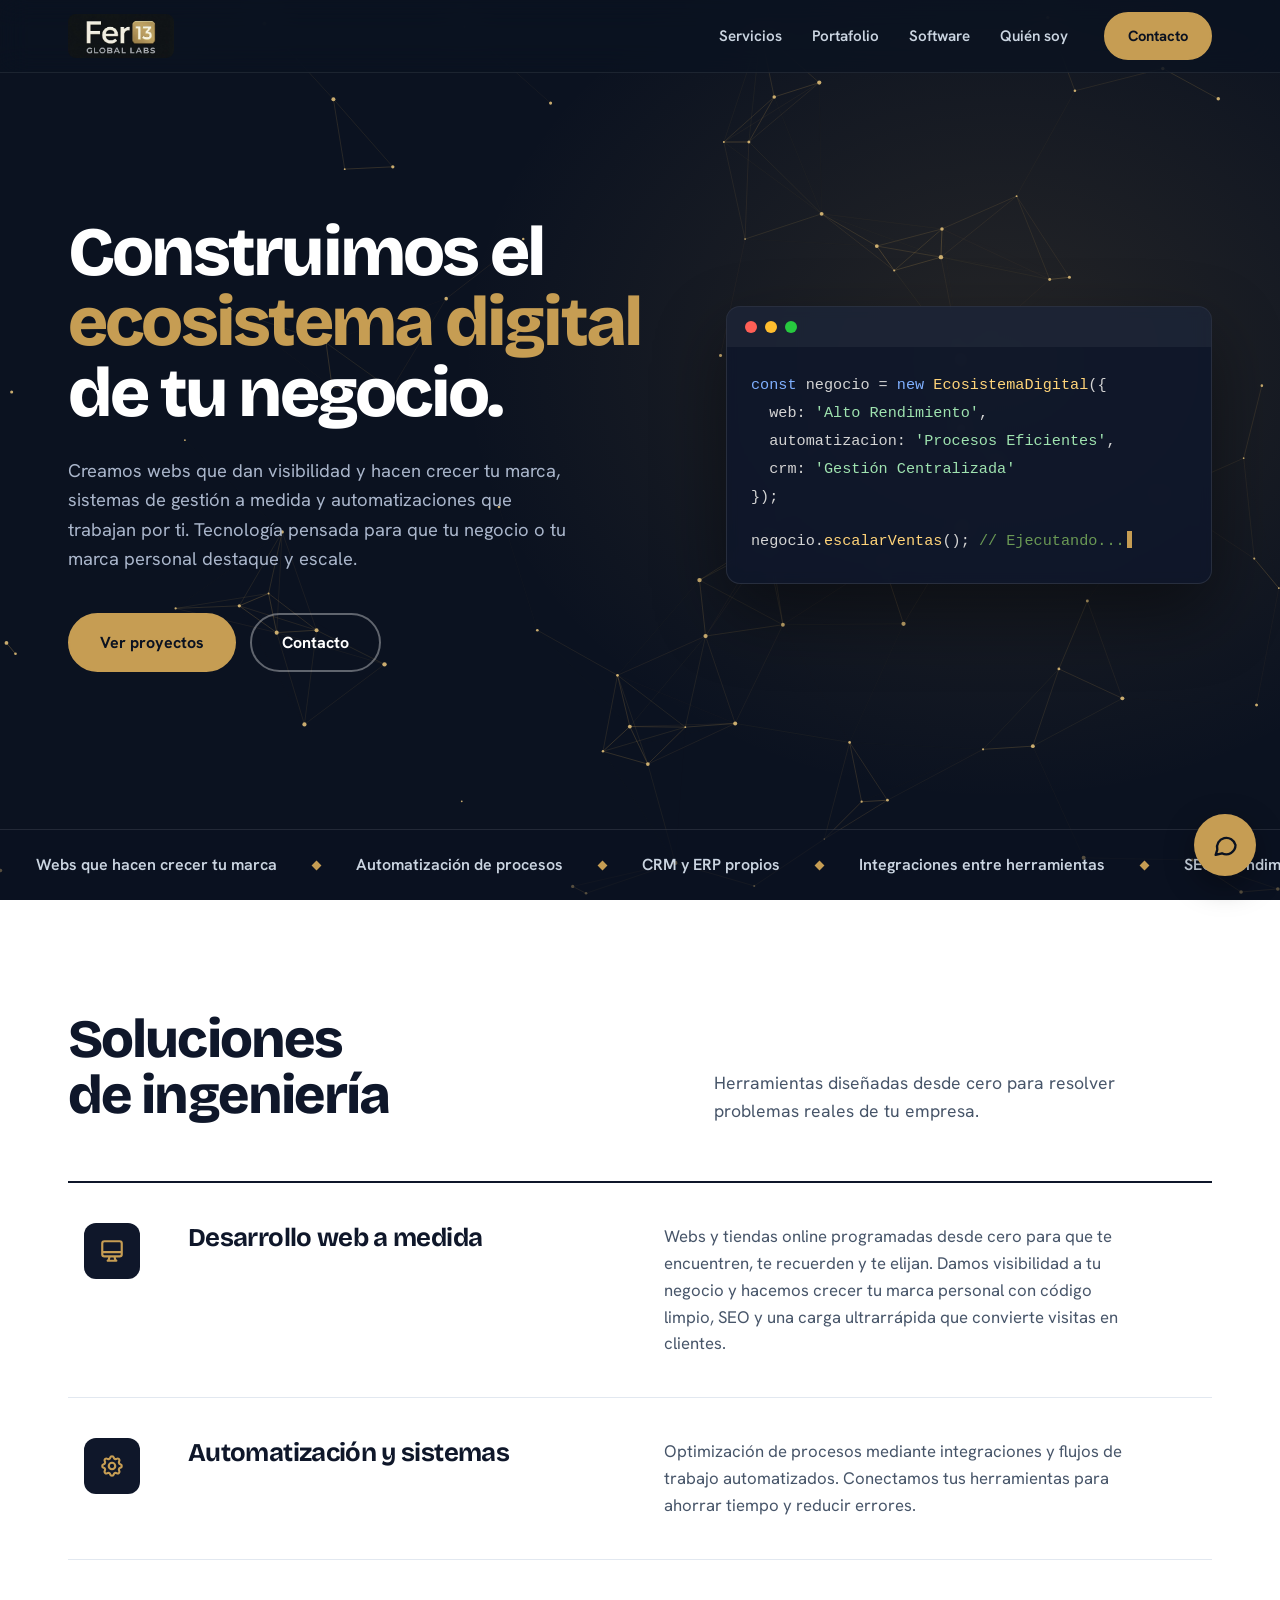
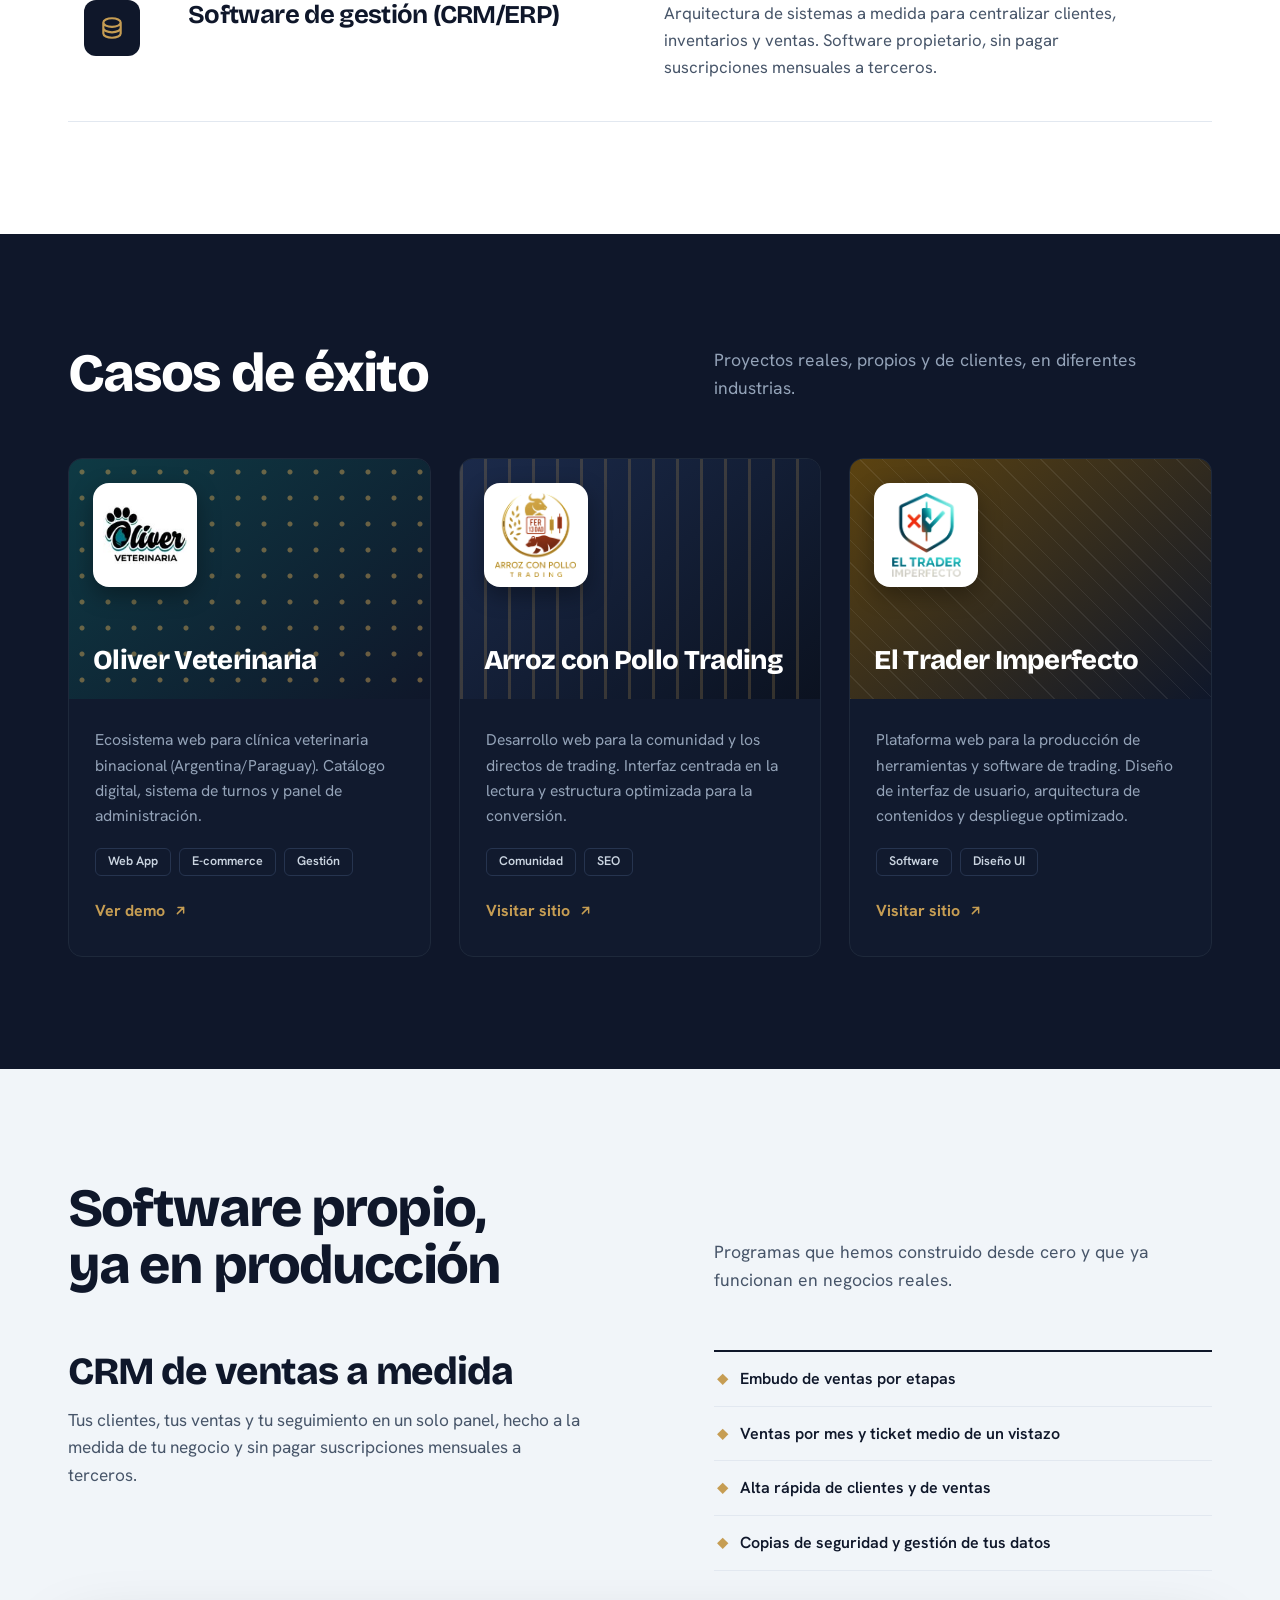
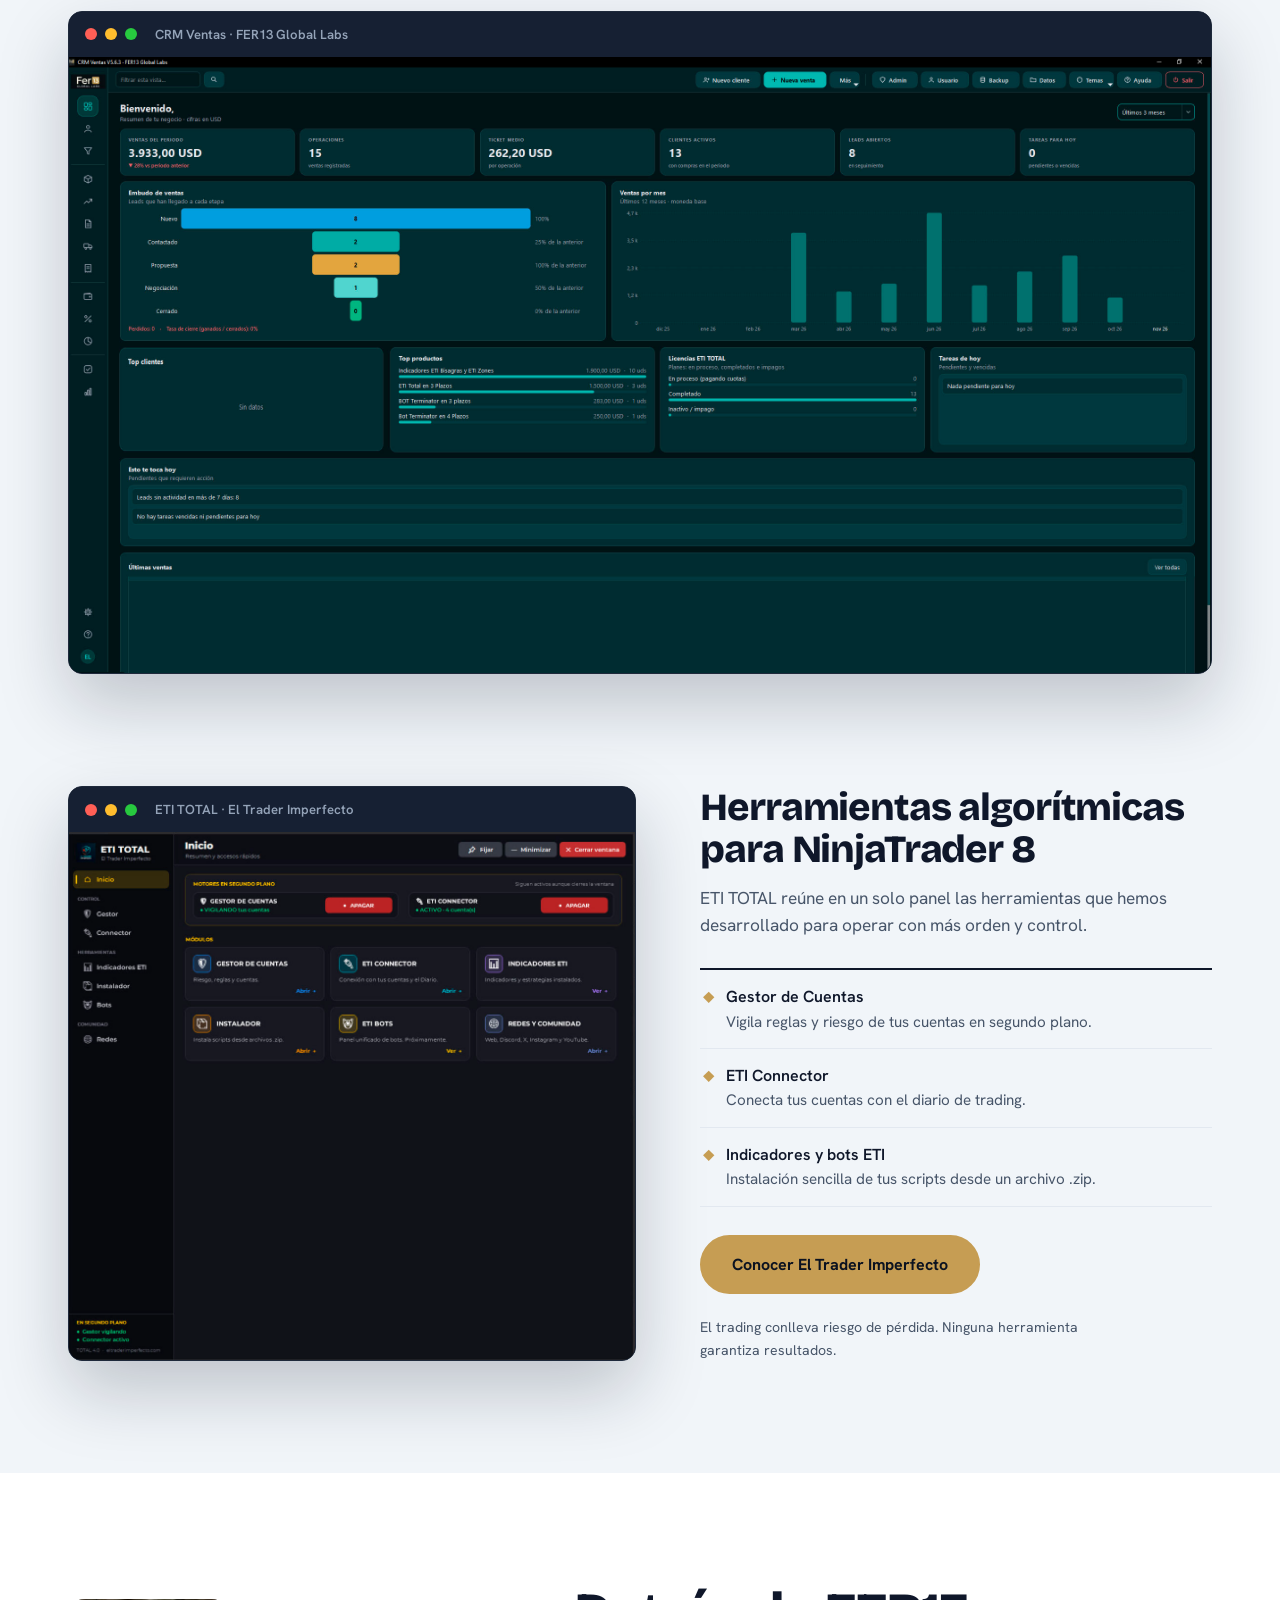
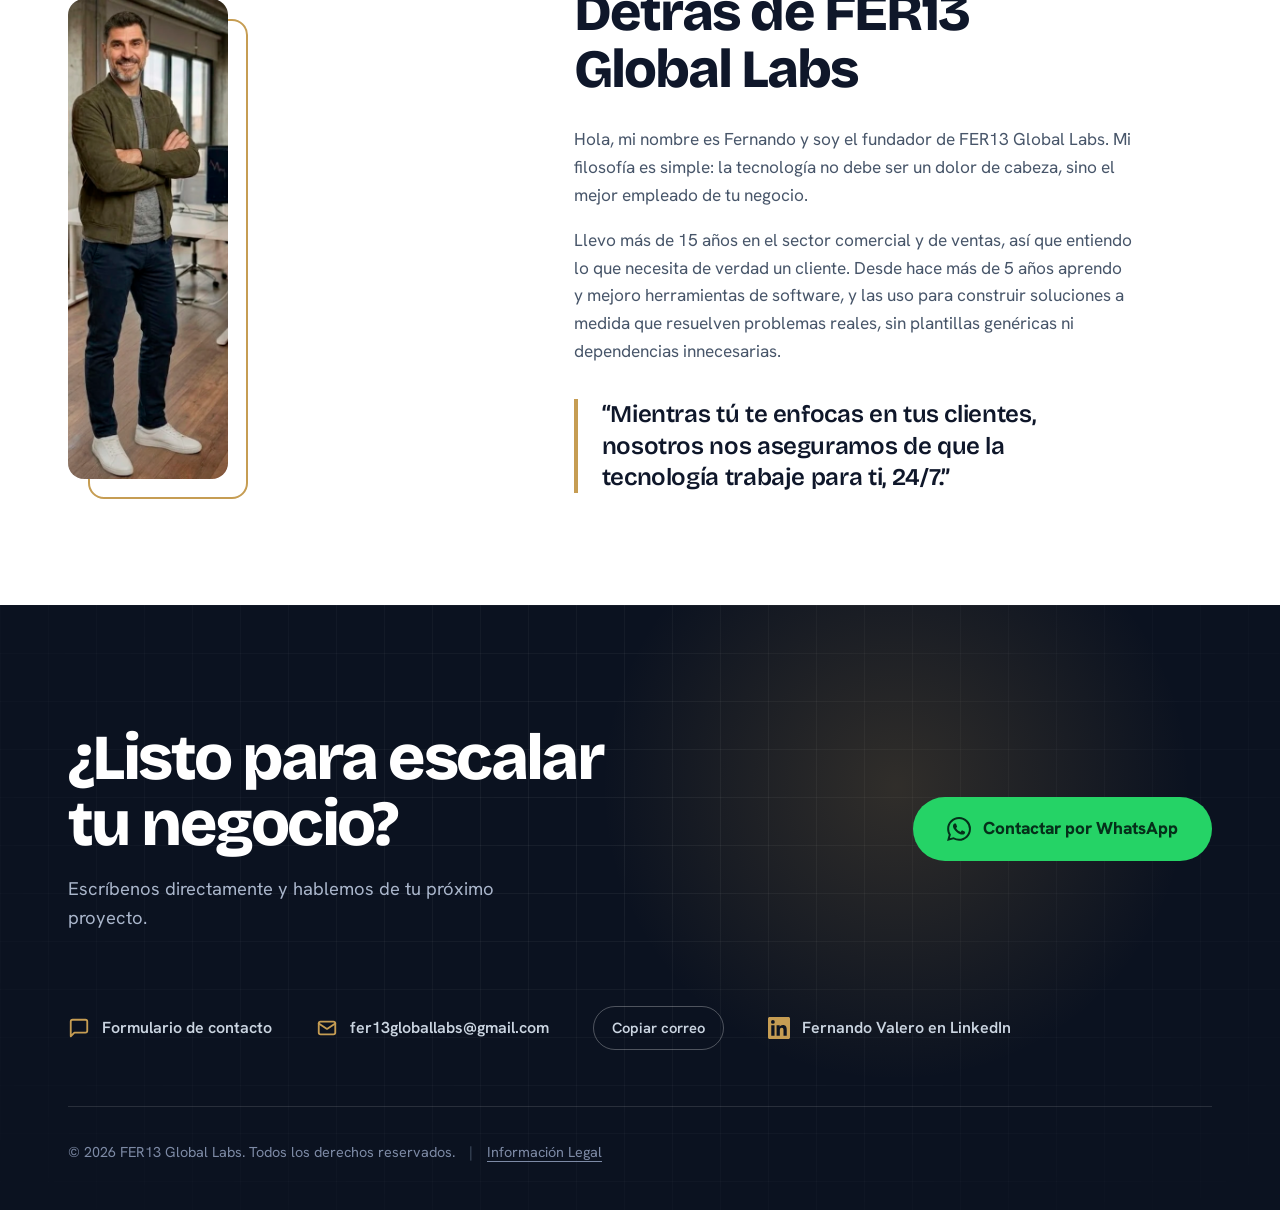
<file: index.html>
<!DOCTYPE html>
<html lang="es">
<head>
<meta charset="UTF-8">
<meta name="viewport" content="width=device-width, initial-scale=1.0">
<title>FER13 Global Labs | Ingeniería de Software y Diseño Web</title>
<meta name="description" content="Webs que dan visibilidad y hacen crecer tu marca, software a medida y automatización para empresas y marcas personales en todo el mundo.">
<style>
@font-face{font-family:"Bricolage Grotesque";src:url("fonts/bricolage-grotesque-latin-wght-normal.woff2") format("woff2");font-weight:200 800;font-style:normal;font-display:swap}
@font-face{font-family:"Hanken Grotesk";src:url("fonts/hanken-grotesk-latin-wght-normal.woff2") format("woff2");font-weight:100 900;font-style:normal;font-display:swap}

:root{
  --ink:#0b1220; --slate:#0f172a; --card-dark:#111a2e; --gold:#c69d53; --gold-dk:#8f6a0a;
  --paper:#ffffff; --mist:#f1f5f9; --line:#e2e8f0; --mute:#475569;
  --head:"Bricolage Grotesque","Segoe UI",system-ui,sans-serif;
  --body:"Hanken Grotesk","Segoe UI",system-ui,-apple-system,Roboto,sans-serif;
  --mono:Consolas,"Cascadia Code",Menlo,monospace;
}
*,*::before,*::after{margin:0;padding:0;box-sizing:border-box}
html{scroll-behavior:smooth;scroll-padding-top:72px}
body{font-family:var(--body);color:var(--slate);background:var(--paper);line-height:1.6;overflow-x:hidden;-webkit-font-smoothing:antialiased}
img{max-width:100%;display:block}
a{color:inherit;text-decoration:none}
.container{max-width:1200px;margin:0 auto;padding:0 28px}
:focus-visible{outline:3px solid var(--gold);outline-offset:3px;border-radius:4px}
h1,h2,h3{font-family:var(--head);text-wrap:balance}

.btn{display:inline-flex;align-items:center;justify-content:center;padding:15px 30px;border-radius:999px;font-weight:700;font-size:1rem;border:2px solid var(--gold);background:var(--gold);color:var(--ink);transition:background .2s,color .2s,border-color .2s}
.btn:hover{background:#d8b373;border-color:#d8b373}
.btn-ghost{background:transparent;color:#fff;border-color:rgba(255,255,255,.35)}
.btn-ghost:hover{background:rgba(255,255,255,.08);border-color:#fff}
.btn-sm{padding:10px 22px;font-size:.92rem}

nav{position:fixed;inset:0 0 auto 0;z-index:100;background:rgba(11,18,32,.72);backdrop-filter:blur(14px);-webkit-backdrop-filter:blur(14px);border-bottom:1px solid rgba(255,255,255,.08)}
.nav-inner{height:72px;display:flex;align-items:center;justify-content:space-between;gap:24px}
.nav-logo img{height:44px;width:auto;border-radius:8px}
.nav-right{display:flex;align-items:center;gap:36px}
.nav-links{display:flex;gap:30px}
.nav-links a{font-size:.95rem;font-weight:600;color:#cbd5e1;transition:color .2s}
.nav-links a:hover{color:var(--gold)}

.hero{position:relative;background:var(--ink);color:#fff;overflow:hidden;display:flex;flex-direction:column;min-height:min(100svh,900px)}
.hero::before{content:"";position:absolute;inset:0;background:radial-gradient(60% 70% at 78% 40%,rgba(198,157,83,.14),transparent 70%);pointer-events:none}
#net{position:absolute;inset:0;width:100%;height:100%;pointer-events:none}
.hero-main{position:relative;z-index:1;flex:1;display:grid;grid-template-columns:1.1fr .9fr;gap:64px;align-items:center;padding-top:150px;padding-bottom:90px}
.hero-main{width:100%}
.hero-text{container-type:inline-size}
.hero h1{font-size:clamp(1.9rem,5.4vw,4.4rem);font-size:clamp(1.9rem,11.6cqi,5rem);line-height:1.02;letter-spacing:-.04em;font-weight:800;margin-bottom:28px}
.hero h1 .line{display:block;white-space:nowrap}
.hero h1 .gold{color:var(--gold)}
.hero-text p{font-size:1.15rem;color:#aab6cb;max-width:50ch;margin-bottom:38px}
.hero-actions{display:flex;flex-wrap:wrap;gap:14px}

.code{background:rgba(15,23,42,.86);border:1px solid rgba(255,255,255,.1);border-radius:14px;overflow:hidden;box-shadow:0 30px 70px rgba(0,0,0,.45);backdrop-filter:blur(6px)}
.code-bar{display:flex;gap:8px;padding:14px 18px;background:rgba(255,255,255,.05)}
.dot{width:12px;height:12px;border-radius:50%}
.dot.r{background:#ff5f56}.dot.y{background:#ffbd2e}.dot.g{background:#27c93f}
.code-body{padding:24px 24px 28px;font-family:var(--mono);font-size:.95rem;line-height:1.85;color:#d4d4d4;min-height:15.5em}
.cl{display:block;white-space:pre;overflow:hidden;width:0;animation:type .8s steps(var(--n),end) forwards;animation-delay:calc(.7s + var(--i)*.85s)}
.cl.gap{margin-top:1em}
@keyframes type{to{width:calc(var(--n)*1ch + 1ch)}}
.k{color:#7fb0ff}.f{color:#ffd479}.s{color:#9fe3b0}.c{color:#6a9955}
.cursor{display:inline-block;width:.6ch;height:1.1em;background:var(--gold);vertical-align:-.2em;margin-left:2px;animation:blink 1s steps(1) infinite}
@keyframes blink{50%{opacity:0}}

.marquee{position:relative;z-index:1;border-top:1px solid rgba(255,255,255,.1);overflow:hidden;background:rgba(11,18,32,.6)}
.track{display:flex;width:max-content;animation:scroll 40s linear infinite}
.marquee:hover .track{animation-play-state:paused}
.group{display:flex;flex-shrink:0}
.group span{display:flex;align-items:center;gap:36px;padding:22px 0 22px 36px;font-weight:600;color:#cbd5e1;white-space:nowrap}
.group span::after{content:"";width:7px;height:7px;background:var(--gold);transform:rotate(45deg)}
@keyframes scroll{to{transform:translateX(-50%)}}

.sec{padding:112px 0}
.head{display:grid;grid-template-columns:1.2fr 1fr;gap:48px;align-items:end;margin-bottom:56px}
.head h2{font-size:clamp(2rem,4.2vw,3.4rem);line-height:1.05;letter-spacing:-.035em;font-weight:800}
.head p{font-size:1.1rem;color:var(--mute);max-width:46ch}
.dark{background:var(--slate);color:#fff}
.dark .head p{color:#94a3b8}

.rows{border-top:2px solid var(--slate)}
.row{display:grid;grid-template-columns:64px 1fr 1.2fr;gap:40px;align-items:start;padding:40px 24px 40px 16px;border-bottom:1px solid var(--line);transition:background .25s,box-shadow .25s}
.row:hover{background:var(--mist);box-shadow:inset 4px 0 0 var(--gold)}
.row-icon{width:56px;height:56px;border-radius:12px;background:var(--slate);color:var(--gold);display:grid;place-items:center}
.row-icon svg{width:26px;height:26px}
.row h3{font-size:1.6rem;line-height:1.15;letter-spacing:-.025em;font-weight:700}
.row p{color:var(--mute);font-size:1.05rem;max-width:52ch}

.projects{display:grid;grid-template-columns:repeat(3,1fr);gap:28px}
.proj{background:var(--card-dark);border:1px solid #1e293b;border-radius:14px;overflow:hidden;display:flex;flex-direction:column;transition:border-color .25s}
.proj:hover{border-color:var(--gold)}
.tile{position:relative;aspect-ratio:3/2;display:flex;align-items:flex-end;padding:24px;overflow:hidden}
.tile b{position:relative;font-family:var(--head);font-size:1.7rem;line-height:1.08;letter-spacing:-.025em;font-weight:800;color:#fff}
.tile img{position:absolute;inset:0;width:100%;height:100%;object-fit:cover}
.t1{background:radial-gradient(circle,rgba(198,157,83,.5) 0 2px,transparent 3px) 0 0/26px 26px,linear-gradient(140deg,#0e3a44,#0f172a)}
.t2{background:repeating-linear-gradient(90deg,rgba(198,157,83,.22) 0 3px,transparent 3px 24px),linear-gradient(140deg,#1b2a4a,#0b1220)}
.t3{background:repeating-linear-gradient(45deg,rgba(255,255,255,.07) 0 1px,transparent 1px 16px),linear-gradient(140deg,#5c4310,#0f172a)}
.info{padding:28px 26px 30px;display:flex;flex-direction:column;flex:1}
.info p{color:#94a3b8;font-size:.98rem;margin-bottom:20px;flex:1}
.tags{display:flex;flex-wrap:wrap;gap:8px;margin-bottom:22px}
.tag{border:1px solid #26344f;color:#cbd5e1;padding:3px 12px;border-radius:6px;font-size:.78rem;font-weight:600}
.link{align-self:flex-start;display:inline-flex;align-items:center;gap:8px;color:var(--gold);font-weight:700;background:linear-gradient(currentColor,currentColor) 0 100%/0 2px no-repeat;padding-bottom:3px;transition:background-size .25s}
.link:hover{background-size:100% 2px}
.link svg{width:15px;height:15px}

.founder{display:grid;grid-template-columns:.8fr 1.2fr;gap:80px;align-items:center}
.photo{position:relative;width:fit-content;max-width:100%}
.photo::before{content:"";position:absolute;inset:20px -20px -20px 20px;border:2px solid var(--gold);border-radius:16px}
.photo img{position:relative;display:block;width:auto;max-width:min(100%,380px);max-height:480px;border-radius:16px;background:var(--mist)}
.founder h2{font-size:clamp(2rem,4.2vw,3.4rem);line-height:1.05;letter-spacing:-.035em;font-weight:800;margin-bottom:28px}
.founder p{color:var(--mute);font-size:1.08rem;max-width:56ch;margin-bottom:18px}
.quote{margin-top:34px;padding-left:24px;border-left:4px solid var(--gold);font-family:var(--head);font-size:1.5rem;line-height:1.3;font-weight:600;letter-spacing:-.015em;max-width:30ch}

footer{position:relative;background:var(--ink);color:#fff;padding:120px 0 36px;overflow:hidden;--mx:70%;--my:30%}
footer::before{content:"";position:absolute;inset:-48px 0 0 0;background-image:linear-gradient(rgba(255,255,255,.06) 1px,transparent 1px),linear-gradient(90deg,rgba(255,255,255,.06) 1px,transparent 1px);background-size:48px 48px;animation:grid 6s linear infinite;-webkit-mask-image:radial-gradient(70% 90% at 50% 40%,#000,transparent);mask-image:radial-gradient(70% 90% at 50% 40%,#000,transparent)}
footer::after{content:"";position:absolute;inset:0;background:radial-gradient(420px circle at var(--mx) var(--my),rgba(198,157,83,.2),transparent 70%);pointer-events:none}
@keyframes grid{to{transform:translateY(48px)}}
footer .container{position:relative;z-index:1}
.cta{display:grid;grid-template-columns:1.4fr auto;gap:48px;align-items:center}
.cta h2{font-size:clamp(2.2rem,5vw,4.2rem);line-height:1.03;letter-spacing:-.04em;font-weight:800;margin-bottom:18px}
.cta p{color:#aab6cb;font-size:1.15rem;max-width:44ch}
.wa{display:inline-flex;align-items:center;gap:12px;padding:18px 34px;border-radius:999px;background:#25d366;color:#05301a;font-weight:800;font-size:1.08rem;transition:background .2s,transform .2s;white-space:nowrap}
.wa:hover{background:#2fe574;transform:translateY(-2px)}
.contact{display:flex;flex-wrap:wrap;gap:16px 44px;margin-top:72px}
.contact a{display:inline-flex;align-items:center;gap:12px;color:#cbd5e1;font-weight:600;transition:color .2s}
.contact a:hover{color:var(--gold)}
.contact svg{width:22px;height:22px;flex-shrink:0;color:var(--gold)}
.copy{margin-top:56px;padding-top:24px;border-top:1px solid rgba(255,255,255,.12);color:#7d8aa5;font-size:.9rem}

@media (max-width:980px){
  .hero-main{grid-template-columns:1fr;gap:48px;padding-top:128px;padding-bottom:64px}
  .head,.founder,.cta{grid-template-columns:1fr;gap:28px}
  .projects{grid-template-columns:1fr}
  .row{grid-template-columns:56px 1fr;gap:20px 24px}
  .row p{grid-column:2}
  .sec{padding:76px 0}
  .founder{gap:56px}
  .photo{margin-right:20px}
}
@media (max-width:700px){
  .nav-links{display:none}
  .code{display:none}
  .hero-actions .btn{width:100%}
}
@media (prefers-reduced-motion:reduce){
  html{scroll-behavior:auto}
  .cl{width:auto;animation:none}
  .cursor,.track,footer::before{animation:none}
  *{transition:none!important}
}

.chat-fab{position:fixed;right:24px;bottom:24px;z-index:120;width:62px;height:62px;border-radius:50%;border:0;background:var(--gold);color:var(--ink);display:grid;place-items:center;cursor:pointer;box-shadow:0 10px 30px rgba(0,0,0,.35);transition:transform .2s,background .2s}
.chat-fab:hover{background:#d8b373;transform:scale(1.05)}
.chat-fab svg{width:28px;height:28px;grid-area:1/1;transition:opacity .2s,transform .2s}
.chat-fab .i-close{opacity:0;transform:rotate(-90deg)}
.chat-fab[aria-expanded="true"] .i-chat{opacity:0;transform:rotate(90deg)}
.chat-fab[aria-expanded="true"] .i-close{opacity:1;transform:none}
.chat-hint{position:fixed;right:24px;bottom:98px;z-index:120;max-width:240px;background:#fff;color:var(--slate);padding:12px 16px;border-radius:14px 14px 4px 14px;font-size:.92rem;font-weight:600;box-shadow:0 12px 32px rgba(0,0,0,.28);animation:hint .35s ease-out}
.chat-hint[hidden]{display:none}
@keyframes hint{from{opacity:0;transform:translateY(8px)}}
.chat{position:fixed;right:24px;bottom:100px;z-index:120;width:380px;height:min(580px,calc(100svh - 130px));display:flex;flex-direction:column;background:#fff;color:var(--slate);border-radius:18px;overflow:hidden;box-shadow:0 24px 70px rgba(0,0,0,.4);animation:pop .2s ease-out}
.chat[hidden]{display:none}
@keyframes pop{from{opacity:0;transform:translateY(12px) scale(.98)}}
.chat-head{display:flex;align-items:center;gap:12px;padding:16px 18px;background:var(--slate);color:#fff}
.chat-av{width:40px;height:40px;border-radius:50%;background:var(--gold);color:var(--ink);display:grid;place-items:center;font-family:var(--head);font-weight:800;font-size:1.1rem;flex-shrink:0}
.chat-head div:nth-child(2){flex:1;line-height:1.3}
.chat-head strong{display:block;font-size:1rem}
.chat-head span{font-size:.8rem;color:#94a3b8}
.chat-x{background:none;border:0;color:#cbd5e1;font-size:1.7rem;line-height:1;cursor:pointer;padding:4px 8px;border-radius:8px}
.chat-x:hover{color:#fff;background:rgba(255,255,255,.1)}
.chat-log{flex:1;overflow-y:auto;padding:18px;display:flex;flex-direction:column;gap:10px;background:#fff}
.msg{max-width:85%;padding:10px 14px;border-radius:16px;font-size:.96rem;line-height:1.45;overflow-wrap:anywhere}
.msg.bot{align-self:flex-start;background:var(--mist);border-bottom-left-radius:4px}
.msg.me{align-self:flex-end;background:var(--gold);color:var(--ink);font-weight:500;border-bottom-right-radius:4px}
.msg.typing{display:flex;gap:5px;padding:14px 16px}
.msg.typing i{width:7px;height:7px;border-radius:50%;background:#94a3b8;animation:dot 1s infinite}
.msg.typing i:nth-child(2){animation-delay:.15s}
.msg.typing i:nth-child(3){animation-delay:.3s}
@keyframes dot{0%,60%,100%{transform:translateY(0);opacity:.5}30%{transform:translateY(-4px);opacity:1}}
.chat-chips{display:flex;flex-wrap:wrap;gap:8px;padding:0 18px 12px;background:#fff}
.chat-chips:empty{display:none}
.chip{font:inherit;font-size:.9rem;font-weight:600;padding:8px 14px;border-radius:999px;border:1.5px solid var(--gold);background:#fff;color:var(--slate);cursor:pointer;transition:background .2s}
.chip:hover{background:#f6eedc}
.chip-main{background:var(--gold);color:var(--ink)}
.chip-main:hover{background:#d8b373}
.chat-form{display:flex;gap:8px;padding:12px 14px;border-top:1px solid var(--line);background:#fff}
.chat-form input{flex:1;font:inherit;font-size:.96rem;padding:11px 16px;border:1.5px solid var(--line);border-radius:999px;outline:none;color:var(--slate)}
.chat-form input:focus{border-color:var(--gold)}
.chat-form button{width:44px;height:44px;border:0;border-radius:50%;background:var(--slate);color:var(--gold);cursor:pointer;display:grid;place-items:center;flex-shrink:0}
.chat-form button:hover{background:#1e293b}
.chat-form button svg{width:20px;height:20px}
.chat-human{display:block;text-align:center;padding:10px 14px 14px;font-size:.84rem;color:var(--mute);background:#fff}
.chat-human b{color:var(--gold-dk);text-decoration:underline;text-underline-offset:3px}
@media (max-width:520px){
  .chat{right:12px;left:12px;width:auto;bottom:92px}
  .chat-fab{right:16px;bottom:16px}
  .chat-hint{right:16px;bottom:90px}
}

.soft{background:var(--mist)}
.feature + .feature{margin-top:112px}
.feature-head{display:grid;grid-template-columns:1.2fr 1fr;gap:48px;align-items:start;margin-bottom:40px}
.feature h3{font-size:clamp(1.7rem,3vw,2.4rem);line-height:1.1;letter-spacing:-.03em;font-weight:800;margin-bottom:14px}
.feature p{color:var(--mute);font-size:1.08rem;max-width:52ch}
.ticks{list-style:none;border-top:2px solid var(--slate)}
.ticks li{display:flex;gap:14px;align-items:baseline;padding:14px 4px;border-bottom:1px solid var(--line);font-weight:600}
.ticks li::before{content:"";flex-shrink:0;width:8px;height:8px;background:var(--gold);transform:rotate(45deg) translateY(-1px)}
.ticks small{display:block;font-weight:400;color:var(--mute);font-size:.95rem}
.win{background:var(--ink);border:1px solid #1e293b;border-radius:14px;overflow:hidden;box-shadow:0 30px 70px rgba(15,23,42,.22)}
.win-bar{display:flex;align-items:center;gap:8px;padding:12px 16px;background:#162033}
.win-bar b{margin-left:10px;font-size:.82rem;font-weight:600;color:#94a3b8}
.win img{display:block;width:100%;height:auto}
.feature-split{display:grid;grid-template-columns:1fr .9fr;gap:64px;align-items:center}
.feature-split .btn{margin-top:28px}
.feature-split .ticks{margin-top:28px}
.feature .note{margin-top:22px;font-size:.88rem;color:var(--mute)}
@media (max-width:980px){
  .feature-head,.feature-split{grid-template-columns:1fr;gap:32px}
  .feature + .feature{margin-top:80px}
}

.photo img{height:auto}
.shot img{width:100%;height:auto;min-width:var(--min,0)}
.shot-hint{display:none;padding:9px 16px;background:#162033;color:#94a3b8;font-size:.8rem;text-align:center;border-top:1px solid rgba(255,255,255,.06)}
.chat-form input{font-size:16px}
.chip{padding:10px 16px}
.contact a{min-height:44px;overflow-wrap:anywhere}
.copy a{display:inline-block;padding:10px 0}
.nav-toggle{display:none;flex-direction:column;align-items:center;justify-content:center;width:44px;height:44px;border:0;border-radius:10px;background:transparent;color:#e2e8f0;cursor:pointer;flex-shrink:0}
.nav-toggle:hover{background:rgba(255,255,255,.08)}
.nav-toggle span{display:block;width:22px;height:2px;background:currentColor;border-radius:2px;transition:transform .25s,opacity .2s}
.nav-toggle span+span{margin-top:6px}
nav.open .nav-toggle span:nth-child(1){transform:translateY(8px) rotate(45deg)}
nav.open .nav-toggle span:nth-child(2){opacity:0}
nav.open .nav-toggle span:nth-child(3){transform:translateY(-8px) rotate(-45deg)}
@supports (height:100dvh){ .chat{height:min(580px,calc(100dvh - 130px))} }

@media (hover:none){
  .row:hover{background:none;box-shadow:none}
  .proj:hover{border-color:#1e293b}
  .btn:hover{background:var(--gold);border-color:var(--gold)}
  .btn-ghost:hover{background:transparent;border-color:rgba(255,255,255,.35)}
  .wa:hover{background:#25d366;transform:none}
  .chat-fab:hover{transform:none}
}

@media (max-width:980px){
  .nav-right{gap:22px}
  .nav-links{gap:20px}
  .nav-links a{font-size:.9rem}
  .btn-sm{min-height:44px}
  .hero h1{font-size:clamp(1.9rem,11.6cqi,4.2rem)}
  .code{max-width:560px}
  .link{position:relative}
  .link::before{content:"";position:absolute;inset:-12px -8px}
  .photo{width:min(100%,340px)}
  .photo img{width:100%;max-width:none;max-height:none;aspect-ratio:4/5;object-fit:cover;object-position:50% 0}
  footer{padding-bottom:96px}
  .shot{overflow-x:auto;-webkit-overflow-scrolling:touch;scrollbar-width:thin}
  .shot-crm{--min:960px}
  .hint-crm{display:block}
}

@media (min-width:701px) and (max-width:980px){
  .proj{display:grid;grid-template-columns:minmax(220px,2fr) 3fr}
  .proj .tile{aspect-ratio:auto;min-height:100%}
}

@media (max-width:700px){
  .nav-inner{gap:10px}
  .nav-right{gap:10px}
  .btn-sm{padding:10px 18px}
  .nav-toggle{display:flex}
  .nav-links{display:none;position:absolute;top:100%;left:0;right:0;flex-direction:column;gap:0;padding:6px 20px 18px;background:rgba(11,18,32,.99);-webkit-backdrop-filter:blur(14px);backdrop-filter:blur(14px);border-bottom:1px solid rgba(255,255,255,.08)}
  nav.open .nav-links{display:flex}
  .nav-links a{padding:15px 4px;font-size:1.05rem;border-top:1px solid rgba(255,255,255,.08)}
  .nav-links a:first-child{border-top:0}
  .shot-crm{--min:860px}
  .shot-eti{--min:600px}
  .hint-eti{display:block}
}

@media (max-width:520px){
  .container{padding:0 20px}
  .nav-logo img{height:38px}
  .hero-main{padding-top:108px;padding-bottom:48px;gap:36px}
  .hero-text p{font-size:1.05rem;margin-bottom:30px}
  .sec{padding:60px 0}
  .head{margin-bottom:36px}
  .row{grid-template-columns:48px 1fr;gap:14px 16px;padding:28px 4px}
  .row-icon{width:48px;height:48px}
  .row h3{font-size:1.35rem}
  .feature + .feature{margin-top:64px}
  .quote{font-size:1.25rem}
  footer{padding:80px 0 96px}
  .contact{margin-top:48px}
  .copy{margin-top:36px}
  .wa{white-space:normal;width:100%;justify-content:center;padding:16px 20px}
  .chat{max-height:calc(100dvh - 104px)}
}

.tile{flex-direction:column;align-items:flex-start;justify-content:space-between;gap:14px}
.logo-badge{position:relative;flex-shrink:0;width:var(--badge,104px);height:var(--badge,104px);background:#fff;border-radius:16px;box-shadow:0 8px 22px rgba(0,0,0,.35)}
.logo-badge img{position:absolute;inset:10px;width:calc(100% - 20px);height:calc(100% - 20px);object-fit:contain}
@media (min-width:701px) and (max-width:1100px){ .tile{--badge:88px} }
@media (max-width:520px){ .tile{--badge:88px} }

.copy-mail{display:inline-flex;align-items:center;min-height:44px;padding:8px 18px;border:1px solid rgba(255,255,255,.28);border-radius:999px;background:transparent;color:#cbd5e1;font:inherit;font-weight:600;font-size:.92rem;cursor:pointer;transition:color .2s,border-color .2s}
.copy-mail:hover{color:var(--gold);border-color:var(--gold)}
.chat-human-2{padding-top:0}
</style>
</head>
<body>

<nav aria-label="Principal">
  <div class="container nav-inner">
    <a href="#" class="nav-logo"><img src="logo-fer13.jpg" alt="FER13 Global Labs" width="638" height="266"></a>
    <div class="nav-right">
      <div class="nav-links" id="navLinks">
        <a href="#servicios">Servicios</a>
        <a href="#portafolio">Portafolio</a>
        <a href="#software">Software</a>
        <a href="#fundador">Quién soy</a>
      </div>
      <a href="#contacto" class="btn btn-sm">Contacto</a>
      <button class="nav-toggle" id="navToggle" type="button" aria-label="Abrir menú" aria-expanded="false" aria-controls="navLinks"><span></span><span></span><span></span></button>
    </div>
  </div>
</nav>

<header class="hero" id="inicio">
  <canvas id="net" aria-hidden="true"></canvas>
  <div class="container hero-main">
    <div class="hero-text">
      <h1>
        <span class="line">Construimos el</span>
        <span class="line gold">ecosistema digital</span>
        <span class="line">de tu negocio.</span>
      </h1>
      <p>Creamos webs que dan visibilidad y hacen crecer tu marca, sistemas de gestión a medida y automatizaciones que trabajan por ti. Tecnología pensada para que tu negocio o tu marca personal destaque y escale.</p>
      <div class="hero-actions">
        <a href="#portafolio" class="btn">Ver proyectos</a>
        <a href="#contacto" class="btn btn-ghost">Contacto</a>
      </div>
    </div>
    <div class="code" aria-hidden="true">
      <div class="code-bar"><div class="dot r"></div><div class="dot y"></div><div class="dot g"></div></div>
      <div class="code-body">
        <span class="cl" style="--n:39;--i:0"><span class="k">const</span> negocio = <span class="k">new</span> <span class="f">EcosistemaDigital</span>({</span>
        <span class="cl" style="--n:26;--i:1">  web: <span class="s">'Alto Rendimiento'</span>,</span>
        <span class="cl" style="--n:40;--i:2">  automatizacion: <span class="s">'Procesos Eficientes'</span>,</span>
        <span class="cl" style="--n:28;--i:3">  crm: <span class="s">'Gestión Centralizada'</span></span>
        <span class="cl" style="--n:3;--i:4">});</span>
        <span class="cl gap" style="--n:41;--i:5">negocio.<span class="f">escalarVentas</span>(); <span class="c">// Ejecutando...</span><span class="cursor"></span></span>
      </div>
    </div>
  </div>
  <div class="marquee" aria-hidden="true">
    <div class="track">
      <div class="group"><span>Webs que hacen crecer tu marca</span><span>Automatización de procesos</span><span>CRM y ERP propios</span><span>Integraciones entre herramientas</span><span>SEO y rendimiento</span><span>Software sin suscripciones</span></div>
      <div class="group"><span>Webs que hacen crecer tu marca</span><span>Automatización de procesos</span><span>CRM y ERP propios</span><span>Integraciones entre herramientas</span><span>SEO y rendimiento</span><span>Software sin suscripciones</span></div>
    </div>
  </div>
</header>

<section id="servicios" class="sec">
  <div class="container">
    <div class="head">
      <h2>Soluciones de ingeniería</h2>
      <p>Herramientas diseñadas desde cero para resolver problemas reales de tu empresa.</p>
    </div>
    <div class="rows">
      <div class="row">
        <div class="row-icon"><svg xmlns="http://www.w3.org/2000/svg" fill="none" viewBox="0 0 24 24" stroke="currentColor" stroke-width="2"><path stroke-linecap="round" stroke-linejoin="round" d="M9.75 17L9 20l-1 1h8l-1-1-.75-3M3 13h18M5 17h14a2 2 0 002-2V5a2 2 0 00-2-2H5a2 2 0 00-2 2v10a2 2 0 002 2z"/></svg></div>
        <h3>Desarrollo web a medida</h3>
        <p>Webs y tiendas online programadas desde cero para que te encuentren, te recuerden y te elijan. Damos visibilidad a tu negocio y hacemos crecer tu marca personal con código limpio, SEO y una carga ultrarrápida que convierte visitas en clientes.</p>
      </div>
      <div class="row">
        <div class="row-icon"><svg xmlns="http://www.w3.org/2000/svg" fill="none" viewBox="0 0 24 24" stroke="currentColor" stroke-width="2"><path stroke-linecap="round" stroke-linejoin="round" d="M10.325 4.317c.426-1.756 2.924-1.756 3.35 0a1.724 1.724 0 002.573 1.066c1.543-.94 3.31.826 2.37 2.37a1.724 1.724 0 001.065 2.572c1.756.426 1.756 2.924 0 3.35a1.724 1.724 0 00-1.066 2.573c.94 1.543-.826 3.31-2.37 2.37a1.724 1.724 0 00-2.572 1.065c-.426 1.756-2.924 1.756-3.35 0a1.724 1.724 0 00-2.573-1.066c-1.543.94-3.31-.826-2.37-2.37a1.724 1.724 0 00-1.065-2.572c-1.756-.426-1.756-2.924 0-3.35a1.724 1.724 0 001.066-2.573c-.94-1.543.826-3.31 2.37-2.37.996.608 2.296.07 2.572-1.065z"/><path stroke-linecap="round" stroke-linejoin="round" d="M15 12a3 3 0 11-6 0 3 3 0 016 0z"/></svg></div>
        <h3>Automatización y sistemas</h3>
        <p>Optimización de procesos mediante integraciones y flujos de trabajo automatizados. Conectamos tus herramientas para ahorrar tiempo y reducir errores.</p>
      </div>
      <div class="row">
        <div class="row-icon"><svg xmlns="http://www.w3.org/2000/svg" fill="none" viewBox="0 0 24 24" stroke="currentColor" stroke-width="2"><path stroke-linecap="round" stroke-linejoin="round" d="M4 7v10c0 2.21 3.582 4 8 4s8-1.79 8-4V7M4 7c0 2.21 3.582 4 8 4s8-1.79 8-4M4 7c0-2.21 3.582-4 8-4s8 1.79 8 4m0 5c0 2.21-3.582 4-8 4s-8-1.79-8-4"/></svg></div>
        <h3>Software de gestión (CRM/ERP)</h3>
        <p>Arquitectura de sistemas a medida para centralizar clientes, inventarios y ventas. Software propietario, sin pagar suscripciones mensuales a terceros.</p>
      </div>
    </div>
  </div>
</section>

<section id="portafolio" class="sec dark">
  <div class="container">
    <div class="head">
      <h2>Casos de éxito</h2>
      <p>Proyectos reales, propios y de clientes, en diferentes industrias.</p>
    </div>
    <div class="projects">
      <article class="proj">
        <div class="tile t1"><span class="logo-badge"><img src="logo-oliver.webp" alt="" width="115" height="79" loading="lazy"></span><b>Oliver Veterinaria</b></div>
        <div class="info">
          <p>Ecosistema web para clínica veterinaria binacional (Argentina/Paraguay). Catálogo digital, sistema de turnos y panel de administración.</p>
          <div class="tags"><span class="tag">Web App</span><span class="tag">E-commerce</span><span class="tag">Gestión</span></div>
          <a class="link" href="https://oliver-veterinaria-beta.netlify.app" target="_blank" rel="noopener">Ver demo <svg viewBox="0 0 24 24" fill="none" stroke="currentColor" stroke-width="2.4"><path stroke-linecap="round" stroke-linejoin="round" d="M7 17L17 7M8 7h9v9"/></svg></a>
        </div>
      </article>
      <article class="proj">
        <div class="tile t2"><span class="logo-badge"><img src="logo-acp.webp" alt="" width="345" height="360" loading="lazy"></span><b>Arroz con Pollo Trading</b></div>
        <div class="info">
          <p>Desarrollo web para la comunidad y los directos de trading. Interfaz centrada en la lectura y estructura optimizada para la conversión.</p>
          <div class="tags"><span class="tag">Comunidad</span><span class="tag">SEO</span></div>
          <a class="link" href="https://arrozconpollotrading.com" target="_blank" rel="noopener">Visitar sitio <svg viewBox="0 0 24 24" fill="none" stroke="currentColor" stroke-width="2.4"><path stroke-linecap="round" stroke-linejoin="round" d="M7 17L17 7M8 7h9v9"/></svg></a>
        </div>
      </article>
      <article class="proj">
        <div class="tile t3"><span class="logo-badge"><img src="logo-eti.webp" alt="" width="294" height="360" loading="lazy"></span><b>El Trader Imperfecto</b></div>
        <div class="info">
          <p>Plataforma web para la producción de herramientas y software de trading. Diseño de interfaz de usuario, arquitectura de contenidos y despliegue optimizado.</p>
          <div class="tags"><span class="tag">Software</span><span class="tag">Diseño UI</span></div>
          <a class="link" href="https://eltraderimperfecto.com" target="_blank" rel="noopener">Visitar sitio <svg viewBox="0 0 24 24" fill="none" stroke="currentColor" stroke-width="2.4"><path stroke-linecap="round" stroke-linejoin="round" d="M7 17L17 7M8 7h9v9"/></svg></a>
        </div>
      </article>
    </div>
  </div>
</section>

<section id="software" class="sec soft">
  <div class="container">
    <div class="head">
      <h2>Software propio, ya en producción</h2>
      <p>Programas que hemos construido desde cero y que ya funcionan en negocios reales.</p>
    </div>

    <article class="feature">
      <div class="feature-head">
        <div>
          <h3>CRM de ventas a medida</h3>
          <p>Tus clientes, tus ventas y tu seguimiento en un solo panel, hecho a la medida de tu negocio y sin pagar suscripciones mensuales a terceros.</p>
        </div>
        <ul class="ticks">
          <li>Embudo de ventas por etapas</li>
          <li>Ventas por mes y ticket medio de un vistazo</li>
          <li>Alta rápida de clientes y de ventas</li>
          <li>Copias de seguridad y gestión de tus datos</li>
        </ul>
      </div>
      <div class="win">
        <div class="win-bar"><div class="dot r"></div><div class="dot y"></div><div class="dot g"></div><b>CRM Ventas · FER13 Global Labs</b></div>
        <div class="shot shot-crm"><img src="CRM.jpg" alt="Panel del CRM de ventas" width="2556" height="1380" loading="lazy" style="background:#e2e8f0;"></div>
        <div class="shot-hint hint-crm" aria-hidden="true">Desliza para ver el panel completo</div>
      </div>
    </article>

    <article class="feature feature-split">
      <div class="win">
        <div class="win-bar"><div class="dot r"></div><div class="dot y"></div><div class="dot g"></div><b>ETI TOTAL · El Trader Imperfecto</b></div>
        <div class="shot shot-eti"><img src="eti-total.jpg" alt="Panel de ETI TOTAL" width="1154" height="1076" loading="lazy" style="background:#e2e8f0;"></div>
        <div class="shot-hint hint-eti" aria-hidden="true">Desliza para ver el panel completo</div>
      </div>
      <div>
        <h3>Herramientas algorítmicas para NinjaTrader 8</h3>
        <p>ETI TOTAL reúne en un solo panel las herramientas que hemos desarrollado para operar con más orden y control.</p>
        <ul class="ticks">
          <li><span>Gestor de Cuentas<small>Vigila reglas y riesgo de tus cuentas en segundo plano.</small></span></li>
          <li><span>ETI Connector<small>Conecta tus cuentas con el diario de trading.</small></span></li>
          <li><span>Indicadores y bots ETI<small>Instalación sencilla de tus scripts desde un archivo .zip.</small></span></li>
        </ul>
        <a class="btn" href="https://eltraderimperfecto.com" target="_blank" rel="noopener">Conocer El Trader Imperfecto</a>
        <p class="note">El trading conlleva riesgo de pérdida. Ninguna herramienta garantiza resultados.</p>
      </div>
    </article>
  </div>
</section>

<section id="fundador" class="sec">
  <div class="container founder">
    <div class="photo"><img src="Fundador.png" alt="Fundador de FER13 Global Labs" width="342" height="1024"></div>
    <div>
      <h2>Detrás de FER13 Global Labs</h2>
      <p>Hola, mi nombre es Fernando y soy el fundador de FER13 Global Labs. Mi filosofía es simple: la tecnología no debe ser un dolor de cabeza, sino el mejor empleado de tu negocio.</p>
      <p>Llevo más de 15 años en el sector comercial y de ventas, así que entiendo lo que necesita de verdad un cliente. Desde hace más de 5 años aprendo y mejoro herramientas de software, y las uso para construir soluciones a medida que resuelven problemas reales, sin plantillas genéricas ni dependencias innecesarias.</p>
      <div class="quote">“Mientras tú te enfocas en tus clientes, nosotros nos aseguramos de que la tecnología trabaje para ti, 24/7.”</div>
    </div>
  </div>
</section>

<footer id="contacto">
  <div class="container">
    <div class="cta">
      <div>
        <h2>¿Listo para escalar tu negocio?</h2>
        <p>Escríbenos directamente y hablemos de tu próximo proyecto.</p>
      </div>
      <!-- ✅ WhatsApp +34 654 129 024 → 34654129024 -->
      <a href="https://wa.me/34654129024?text=Hola%20FER13%20Global%20Labs" target="_blank" rel="noopener" class="wa">
        <svg width="24" height="24" viewBox="0 0 24 24" fill="currentColor"><path d="M17.472 14.382c-.297-.149-1.758-.867-2.03-.967-.273-.099-.471-.148-.67.15-.197.297-.767.966-.94 1.164-.173.199-.347.223-.644.075-.297-.15-1.255-.463-2.39-1.475-.883-.788-1.48-1.761-1.653-2.059-.173-.297-.018-.458.13-.606.134-.133.298-.347.446-.52.149-.174.198-.298.298-.497.099-.198.05-.371-.025-.52-.075-.149-.669-1.612-.916-2.207-.242-.579-.487-.5-.669-.51-.173-.008-.371-.01-.57-.01-.198 0-.52.074-.792.372-.272.297-1.04 1.016-1.04 2.479 0 1.462 1.065 2.875 1.213 3.074.149.198 2.096 3.2 5.077 4.487.709.306 1.262.489 1.694.625.712.227 1.36.195 1.871.118.571-.085 1.758-.719 2.006-1.413.248-.694.248-1.289.173-1.413-.074-.124-.272-.198-.57-.347m-5.421 7.403h-.004a9.87 9.87 0 01-5.031-1.378l-.361-.214-3.741.982.998-3.648-.235-.374a9.86 9.86 0 01-1.51-5.26c.001-5.45 4.436-9.884 9.888-9.884 2.64 0 5.122 1.03 6.988 2.898a9.825 9.825 0 012.893 6.994c-.003 5.45-4.437 9.884-9.885 9.884m8.413-18.297A11.815 11.815 0 0012.05 0C5.495 0 .16 5.335.157 11.892c0 2.096.547 4.142 1.588 5.945L.057 24l6.305-1.654a11.882 11.882 0 005.683 1.448h.005c6.554 0 11.89-5.335 11.893-11.893a11.821 11.821 0 00-3.48-8.413Z"/></svg>
        Contactar por WhatsApp
      </a>
    </div>
    <div class="contact">
      <a href="contacto.html">
        <svg viewBox="0 0 24 24" fill="none" stroke="currentColor" stroke-width="2" stroke-linecap="round" stroke-linejoin="round"><path d="M21 15a2 2 0 0 1-2 2H7l-4 4V5a2 2 0 0 1 2-2h14a2 2 0 0 1 2 2z"/></svg>
        Formulario de contacto
      </a>
      <a href="mailto:fer13globallabs@gmail.com?subject=Consulta%20desde%20la%20web">
        <svg viewBox="0 0 24 24" fill="none" stroke="currentColor" stroke-width="2" stroke-linecap="round" stroke-linejoin="round"><rect x="3" y="5" width="18" height="14" rx="2"/><path d="M3 7l9 6 9-6"/></svg>
        fer13globallabs@gmail.com
      </a>
      <button class="copy-mail" type="button" data-copy="fer13globallabs@gmail.com">Copiar correo</button>
      <a href="https://www.linkedin.com/in/fernando-valero-34345442b/" target="_blank" rel="noopener">
        <svg viewBox="0 0 24 24" fill="currentColor"><path d="M20.447 20.452h-3.554v-5.569c0-1.328-.027-3.037-1.852-3.037-1.853 0-2.136 1.445-2.136 2.939v5.667H9.351V9h3.414v1.561h.046c.477-.9 1.637-1.85 3.37-1.85 3.601 0 4.267 2.37 4.267 5.455v6.286zM5.337 7.433a2.062 2.062 0 01-2.063-2.065 2.064 2.064 0 112.063 2.065zm1.782 13.019H3.555V9h3.564v11.452zM22.225 0H1.771C.792 0 0 .774 0 1.729v20.542C0 23.227.792 24 1.771 24h20.451C23.2 24 24 23.227 24 22.271V1.729C24 .774 23.2 0 22.222 0h.003z"/></svg>
        Fernando Valero en LinkedIn
      </a>
    </div>
    <div class="copy">
        &copy; 2026 FER13 Global Labs. Todos los derechos reservados. 
        <span style="margin: 0 10px; color: #475569;">|</span> 
        <a href="legal.html" style="color: inherit; text-decoration: underline; text-underline-offset: 4px;">Información Legal</a>
    </div>
  </div>
</footer>

<button class="chat-fab" id="chatFab" type="button" aria-label="Abrir chat con el asistente de FER13" aria-expanded="false" aria-controls="chatPanel">
  <svg class="i-chat" viewBox="0 0 24 24" fill="none" stroke="currentColor" stroke-width="2" stroke-linecap="round" stroke-linejoin="round"><path d="M21 12a8 8 0 01-11.6 7.1L4 20.5l1.4-4.6A8 8 0 1121 12z"/></svg>
  <svg class="i-close" viewBox="0 0 24 24" fill="none" stroke="currentColor" stroke-width="2.4" stroke-linecap="round"><path d="M6 6l12 12M18 6L6 18"/></svg>
</button>
<div class="chat-hint" id="chatHint" hidden>¿Te ayudo a elegir un servicio?</div>
<section class="chat" id="chatPanel" role="dialog" aria-label="Asistente virtual de FER13 Global Labs" hidden>
  <header class="chat-head">
    <div class="chat-av" aria-hidden="true">F</div>
    <div><strong>Asistente de FER13</strong><span>Asistente virtual · responde al instante</span></div>
    <button class="chat-x" id="chatX" type="button" aria-label="Cerrar chat">&times;</button>
  </header>
  <div class="chat-log" id="chatLog" aria-live="polite"></div>
  <div class="chat-chips" id="chatChips"></div>
  <form class="chat-form" id="chatForm">
    <input id="chatInput" type="text" autocomplete="off" maxlength="200" placeholder="Escribe tu mensaje…" aria-label="Tu mensaje">
    <button type="submit" aria-label="Enviar"><svg viewBox="0 0 24 24" fill="none" stroke="currentColor" stroke-width="2.2" stroke-linecap="round" stroke-linejoin="round"><path d="M22 2L11 13M22 2l-7 20-4-9-9-4 20-7z"/></svg></button>
  </form>
  <a class="chat-human" id="chatHuman" href="#" target="_blank" rel="noopener">¿Prefieres una persona? <b>Escribe por WhatsApp</b></a>
  <a class="chat-human chat-human-2" href="contacto.html" target="_blank" rel="noopener">¿Prefieres escribir? <b>Usa el formulario</b></a>
</section>

<script>
(function(){
  var c=document.getElementById('net'); if(!c) return;
  var hero=c.parentElement, ctx=c.getContext('2d');
  var reduce=window.matchMedia('(prefers-reduced-motion: reduce)').matches;
  var w=0,h=0,nodes=[],mouse={x:-9999,y:-9999},visible=true,raf=0;
  var LINK=140, MOUSE_R=190;

  function size(){
    var r=hero.getBoundingClientRect(), dpr=Math.min(window.devicePixelRatio||1,2);
    w=r.width; h=r.height; c.width=w*dpr; c.height=h*dpr; ctx.setTransform(dpr,0,0,dpr,0,0);
    var n=Math.round(Math.min(120,Math.max(34,w*h/13000)));
    nodes=[];
    for(var i=0;i<n;i++) nodes.push({x:Math.random()*w,y:Math.random()*h,vx:(Math.random()-.5)*.4,vy:(Math.random()-.5)*.4,r:Math.random()*1.4+.8});
  }
  function frame(){
    ctx.clearRect(0,0,w,h);
    var i,j,a,b,dx,dy,d;
    for(i=0;i<nodes.length;i++){
      a=nodes[i];
      if(!reduce){
        a.x+=a.vx; a.y+=a.vy;
        if(a.x<0||a.x>w) a.vx*=-1;
        if(a.y<0||a.y>h) a.vy*=-1;
        dx=mouse.x-a.x; dy=mouse.y-a.y; d=Math.sqrt(dx*dx+dy*dy);
        if(d<MOUSE_R&&d>1){ a.x+=dx/d*.35; a.y+=dy/d*.35; }
      }
    }
    for(i=0;i<nodes.length;i++){
      a=nodes[i];
      for(j=i+1;j<nodes.length;j++){
        b=nodes[j]; dx=a.x-b.x; dy=a.y-b.y; d=Math.sqrt(dx*dx+dy*dy);
        if(d<LINK){ ctx.strokeStyle='rgba(198,157,83,'+((1-d/LINK)*.32)+')'; ctx.lineWidth=1; ctx.beginPath(); ctx.moveTo(a.x,a.y); ctx.lineTo(b.x,b.y); ctx.stroke(); }
      }
      dx=a.x-mouse.x; dy=a.y-mouse.y; d=Math.sqrt(dx*dx+dy*dy);
      if(d<MOUSE_R){ ctx.strokeStyle='rgba(230,200,140,'+((1-d/MOUSE_R)*.7)+')'; ctx.lineWidth=1.2; ctx.beginPath(); ctx.moveTo(a.x,a.y); ctx.lineTo(mouse.x,mouse.y); ctx.stroke(); }
      ctx.fillStyle='rgba(222,188,120,.9)'; ctx.beginPath(); ctx.arc(a.x,a.y,a.r,0,6.2832); ctx.fill();
    }
    if(!reduce&&visible) raf=requestAnimationFrame(frame);
  }
  function start(){ cancelAnimationFrame(raf); raf=requestAnimationFrame(frame); }

  size(); start();
  var t; window.addEventListener('resize',function(){ clearTimeout(t); t=setTimeout(function(){ size(); start(); },150); });
  hero.addEventListener('mousemove',function(e){ var r=hero.getBoundingClientRect(); mouse.x=e.clientX-r.left; mouse.y=e.clientY-r.top; });
  hero.addEventListener('mouseleave',function(){ mouse.x=mouse.y=-9999; });
  if('IntersectionObserver' in window){
    new IntersectionObserver(function(en){ visible=en[0].isIntersecting; if(visible) start(); }).observe(hero);
  }
})();

(function(){
  var f=document.getElementById('contacto'); if(!f) return;
  f.addEventListener('mousemove',function(e){
    var r=f.getBoundingClientRect();
    f.style.setProperty('--mx',(e.clientX-r.left)+'px');
    f.style.setProperty('--my',(e.clientY-r.top)+'px');
  });
})();

(function(){
  var fab=document.getElementById('chatFab'), panel=document.getElementById('chatPanel'),
      log=document.getElementById('chatLog'), chips=document.getElementById('chatChips'),
      form=document.getElementById('chatForm'), input=document.getElementById('chatInput'),
      closeBtn=document.getElementById('chatX'), hint=document.getElementById('chatHint'),
      human=document.getElementById('chatHuman');
  if(!fab||!panel) return;

  var wa=document.querySelector('a.wa');
  var waBase=wa?wa.href.split('?')[0]:'https://wa.me/34654129024';
  var S={name:'',service:'',status:'',state:'',busy:false,started:false};

  var SERVICES={
    web:{label:'Una web a medida',short:'Web o tienda online',
         text:'Perfecto. Creamos webs y tiendas online desde cero que dan visibilidad y hacen crecer tu marca: código limpio, SEO y carga rápida, sin plantillas genéricas.'},
    auto:{label:'Automatizar procesos',short:'Automatización de procesos',
         text:'Genial. Conectamos tus herramientas y automatizamos las tareas repetitivas para que ahorres tiempo y evites errores.'},
    crm:{label:'Un CRM o ERP',short:'CRM o ERP a medida',
         text:'Buena elección. Creamos CRM y ERP a medida para centralizar clientes, inventario y ventas, sin pagar suscripciones mensuales a terceros.'},
    idk:{label:'Aún no lo sé',short:'Quiere orientación'}
  };

  function norm(t){return t.toLowerCase().normalize('NFD').replace(/[\u0300-\u036f]/g,'');}
  function cap(t){return t.charAt(0).toUpperCase()+t.slice(1);}
  function detect(t){
    var n=norm(t);
    if(/persona|humano|hablar con|llamar|whatsapp|con fernando|alguien/.test(n)) return 'human';
    if(/precio|cuanto|cuesta|costo|presupuesto|tarifa|cobr/.test(n)) return 'price';
    if(/crm|erp|gesti|cliente|inventario|venta|stock|factur|sistema/.test(n)) return 'crm';
    if(/automat|proceso|integra|flujo|conect|ahorrar|repetitiv/.test(n)) return 'auto';
    if(/web|pagina|sitio|tienda|ecommerce|e-commerce|seo|landing|online|internet/.test(n)) return 'web';
    return '';
  }
  function waLink(){
    var t='Hola FER13 Global Labs';
    if(S.name) t+=', soy '+S.name;
    t+='.';
    if(S.service) t+=' Me interesa: '+SERVICES[S.service].short+'.';
    if(S.status) t+=' '+S.status+'.';
    return waBase+'?text='+encodeURIComponent(t);
  }

  function add(who,text){
    var d=document.createElement('div'); d.className='msg '+who; d.textContent=text;
    log.appendChild(d); log.scrollTop=log.scrollHeight;
  }
  var typingEl=null;
  function showTyping(){
    typingEl=document.createElement('div'); typingEl.className='msg bot typing';
    typingEl.innerHTML='<i></i><i></i><i></i>'; log.appendChild(typingEl); log.scrollTop=log.scrollHeight;
  }
  function hideTyping(){ if(typingEl){typingEl.remove(); typingEl=null;} }
  function clearChips(){ chips.innerHTML=''; }
  function setChips(list){
    clearChips();
    list.forEach(function(c){
      var el;
      if(c.href){ el=document.createElement('a'); el.href=c.href; el.target='_blank'; el.rel='noopener'; }
      else { el=document.createElement('button'); el.type='button';
        el.addEventListener('click',function(){ if(S.busy) return; add('me',c.label); c.go(); }); }
      el.className='chip'+(c.main?' chip-main':''); el.textContent=c.label; chips.appendChild(el);
    });
    log.scrollTop=log.scrollHeight;
  }
  function say(lines,done){
    S.busy=true; clearChips(); var i=0;
    (function next(){
      if(i>=lines.length){ S.busy=false; if(done) done(); return; }
      var t=lines[i++]; showTyping();
      setTimeout(function(){ hideTyping(); add('bot',t); next(); }, Math.min(1700,500+t.length*16));
    })();
  }

  function serviceChips(){
    var out=[]; ['web','auto','crm','idk'].forEach(function(k){
      out.push({label:SERVICES[k].label,go:function(){route(k);}});
    });
    return out;
  }
  function askNeed(){
    S.state='need';
    say([S.name?('Encantado, '+S.name+'.'):'Perfecto.','¿En qué puedo ayudarte hoy?'],function(){ setChips(serviceChips()); });
  }
  function route(k){
    S.service=(k==='idk')?'':k;
    if(k==='idk'){
      S.state='idk';
      say(['No pasa nada, muchas veces se empieza así.','Cuéntame qué es lo que más tiempo te quita en tu negocio y te oriento.']);
      return;
    }
    S.state='status';
    say([SERVICES[k].text,'¿Ya tienes algo hecho o partimos de cero?'],function(){
      setChips([
        {label:'Partimos de cero',go:function(){S.status='Empezaría de cero';handoff();}},
        {label:'Quiero mejorar algo que ya tengo',go:function(){S.status='Ya tiene algo y quiere mejorarlo';handoff();}}
      ]);
    });
  }
  function price(){
    say(['El precio depende de lo que necesites, así que cada propuesta se hace a medida.','Si me cuentas qué buscas, se lo paso a Fernando para que te prepare un presupuesto.'],function(){ setChips(serviceChips()); });
  }
  function handoff(){
    S.state='done';
    say([(S.name?'Gracias, '+S.name+'. ':'Gracias. ')+'Lo mejor ahora es hablarlo directamente con Fernando.',
         'Puedo pasarle este resumen por WhatsApp para que no tengas que repetirlo.'],function(){
      setChips([
        {label:'Abrir WhatsApp con el resumen',href:waLink(),main:true},
        {label:'Prefiero escribir un mensaje',href:'contacto.html'},
        {label:'Ver otros servicios',go:function(){ say(['Claro, ¿qué otro servicio te interesa?'],function(){ setChips(serviceChips()); }); }}
      ]);
    });
  }
  function fallback(){
    say(['No estoy seguro de haberte entendido bien.','¿Cuál de estas opciones se acerca más a lo que buscas?'],function(){
      var c=serviceChips(); c.push({label:'Hablar con una persona',go:handoff}); setChips(c);
    });
  }
  function free(text){
    var d=detect(text);
    if(d==='human') return handoff();
    if(d==='price') return price();
    if(d) return route(d);
    fallback();
  }

  function onText(text){
    if(S.busy) return;
    add('me',text);
    if(S.state==='name'){
      var d=detect(text);
      var cleaned=text.replace(/^(hola[, ]*)?(me llamo|mi nombre es|yo soy|soy)\s+/i,'').trim();
      var parts=cleaned.split(/\s+/);
      if(d||parts.length>3){ S.name=''; return free(text); }
      S.name=cap(parts[0].replace(/[^\p{L}'-]/gu,'').slice(0,20));
      return askNeed();
    }
    if(S.state==='idk'){
      var k=detect(text); if(k&&SERVICES[k]) S.service=k;
      S.status='Comenta: '+text.slice(0,100); return handoff();
    }
    if(S.state==='status'){ S.status='Comenta: '+text.slice(0,100); return handoff(); }
    free(text);
  }

  function start(){
    S.started=true; S.state='name';
    say(['¡Hola! Soy el asistente virtual de FER13 Global Labs.','Antes de nada, ¿cómo te llamo?']);
  }
  function open(){
    panel.hidden=false; fab.setAttribute('aria-expanded','true'); hint.hidden=true;
    human.href=waBase+'?text='+encodeURIComponent('Hola FER13 Global Labs');
    if(!S.started) start();
    setTimeout(function(){ input.focus(); },50);
  }
  function close(){ panel.hidden=true; fab.setAttribute('aria-expanded','false'); }

  fab.addEventListener('click',function(){ panel.hidden?open():close(); });
  closeBtn.addEventListener('click',function(){ close(); fab.focus(); });
  document.addEventListener('keydown',function(e){ if(e.key==='Escape'&&!panel.hidden){ close(); fab.focus(); } });
  form.addEventListener('submit',function(e){
    e.preventDefault(); var t=input.value.trim(); if(!t||S.busy) return; input.value=''; onText(t);
  });
  function showHint(){ if(panel.hidden&&!S.started&&hint.hidden){ hint.hidden=false; setTimeout(function(){ hint.hidden=true; },8000); } }
  var small=window.matchMedia('(max-width:980px)');
  setTimeout(function(){
    if(!small.matches||window.scrollY>400){ showHint(); return; }
    var onScroll=function(){ if(window.scrollY>400){ window.removeEventListener('scroll',onScroll); showHint(); } };
    window.addEventListener('scroll',onScroll,{passive:true});
  },5000);
})();

(function(){
  var nav=document.querySelector('nav'), btn=document.getElementById('navToggle'), menu=document.getElementById('navLinks');
  if(!nav||!btn||!menu) return;
  function set(open){
    nav.classList.toggle('open',open);
    btn.setAttribute('aria-expanded',open?'true':'false');
    btn.setAttribute('aria-label',open?'Cerrar menú':'Abrir menú');
  }
  btn.addEventListener('click',function(){ set(!nav.classList.contains('open')); });
  menu.addEventListener('click',function(e){ if(e.target.closest('a')) set(false); });
  document.addEventListener('keydown',function(e){ if(e.key==='Escape') set(false); });
  document.addEventListener('click',function(e){ if(!nav.contains(e.target)) set(false); });
  window.addEventListener('resize',function(){ if(window.innerWidth>700) set(false); });
})();

(function(){
  document.querySelectorAll('[data-copy]').forEach(function(b){
    var original=b.textContent;
    b.addEventListener('click',function(){
      var text=b.getAttribute('data-copy');
      function ok(){ b.textContent='Copiado'; setTimeout(function(){ b.textContent=original; },2000); }
      function legacy(){
        var t=document.createElement('textarea'); t.value=text; t.setAttribute('readonly',''); t.style.position='fixed'; t.style.opacity='0';
        document.body.appendChild(t); t.select();
        try{ document.execCommand('copy'); ok(); }catch(e){ b.textContent=text; }
        t.remove();
      }
      if(navigator.clipboard&&window.isSecureContext) navigator.clipboard.writeText(text).then(ok,legacy); else legacy();
    });
  });
})();
</script>
</body>
</html>
</file>
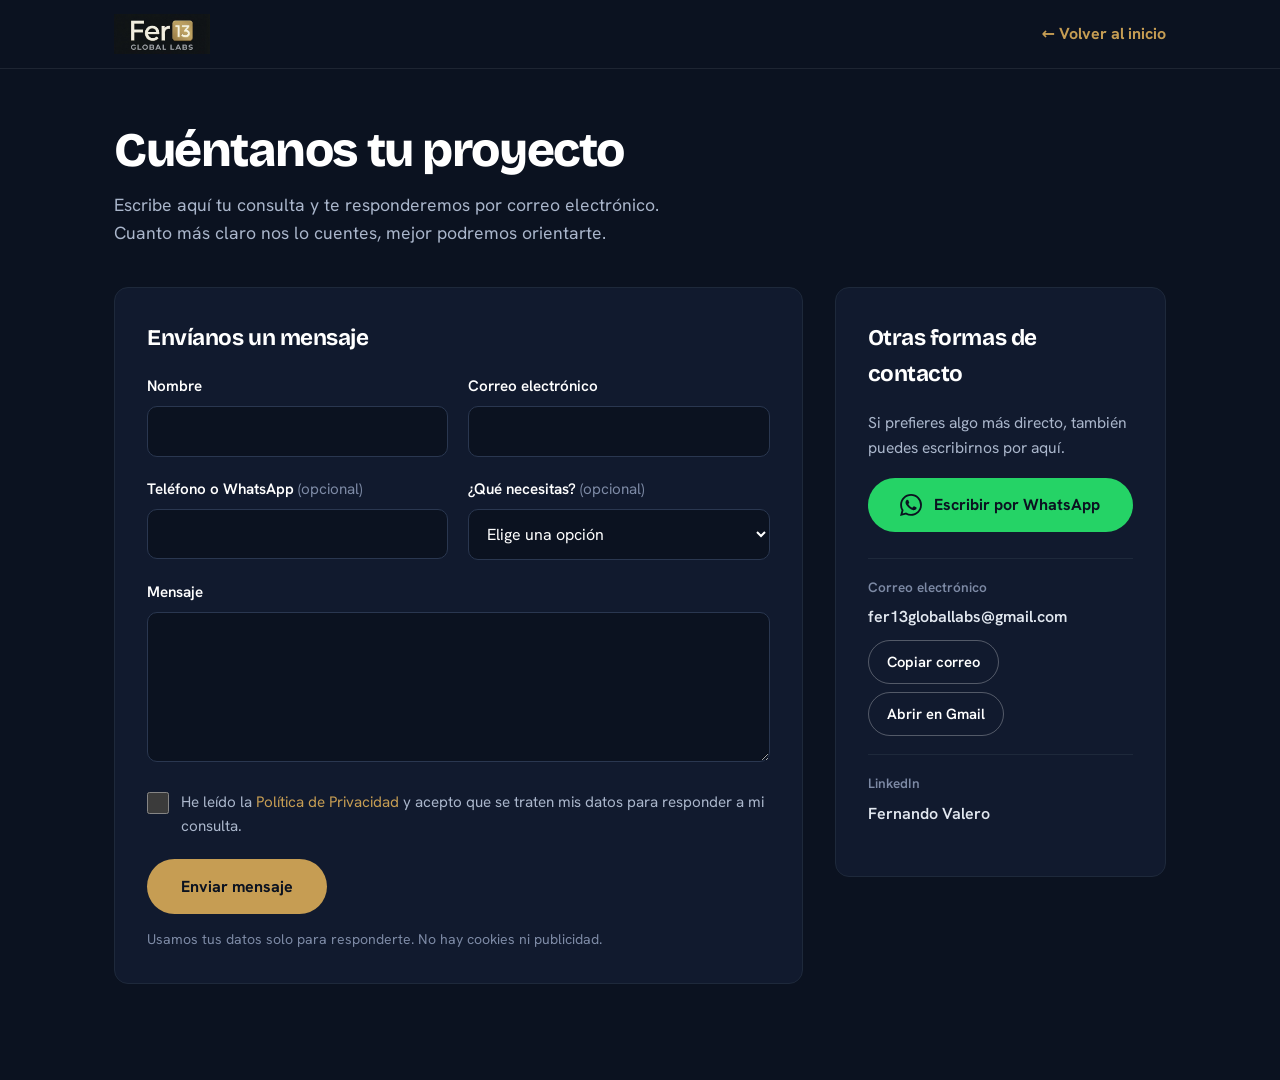
<file: contacto.html>
<!DOCTYPE html>
<html lang="es">
<head>
<meta charset="UTF-8">
<meta name="viewport" content="width=device-width, initial-scale=1">
<title>Contacto | FER13 Global Labs</title>
<meta name="description" content="Escríbenos para hablar de tu proyecto: web a medida, automatización o software de gestión. Respondemos por correo electrónico.">
<style>
@font-face{font-family:"Bricolage Grotesque";src:url("fonts/bricolage-grotesque-latin-wght-normal.woff2") format("woff2");font-weight:200 800;font-style:normal;font-display:swap}
@font-face{font-family:"Hanken Grotesk";src:url("fonts/hanken-grotesk-latin-wght-normal.woff2") format("woff2");font-weight:100 900;font-style:normal;font-display:swap}
:root{--ink:#0b1220;--card:#111a2e;--line:#1e293b;--gold:#c69d53;--gold-lt:#d8b373;--paper:#fff;--mute:#aab6cb;--dim:#7d8aa5;--head:"Bricolage Grotesque","Segoe UI",system-ui,sans-serif;--body:"Hanken Grotesk","Segoe UI",system-ui,-apple-system,Roboto,sans-serif;color-scheme:dark}
*{margin:0;padding:0;box-sizing:border-box}
html{scroll-behavior:smooth}
body{font-family:var(--body);background:var(--ink);color:var(--paper);line-height:1.6;-webkit-font-smoothing:antialiased;min-height:100vh}
a{color:var(--gold);text-decoration:none}
a:hover{text-decoration:underline;text-underline-offset:3px}
:focus-visible{outline:3px solid var(--gold);outline-offset:3px;border-radius:6px}
.top{border-bottom:1px solid rgba(255,255,255,.08)}
.top-in{max-width:1100px;margin:0 auto;padding:12px 24px;display:flex;align-items:center;justify-content:space-between;gap:16px}
.brand{display:block;line-height:0}
.brand img{display:block;height:40px;width:auto}
.back{display:inline-flex;align-items:center;gap:8px;min-height:44px;font-weight:700}
main{max-width:1100px;margin:0 auto;padding:56px 24px 96px}
h1{font-family:var(--head);font-size:clamp(2rem,5vw,3rem);line-height:1.08;letter-spacing:-.03em;font-weight:800;margin-bottom:14px}
.lead{color:var(--mute);font-size:1.1rem;max-width:56ch;margin-bottom:40px}
.grid{display:grid;grid-template-columns:minmax(0,1.35fr) minmax(0,.65fr);gap:32px;align-items:start}
.card{background:var(--card);border:1px solid var(--line);border-radius:14px;padding:32px}
.card h2{font-family:var(--head);font-size:1.4rem;letter-spacing:-.02em;margin-bottom:18px}
.field{margin-bottom:20px}
.row2{display:grid;grid-template-columns:1fr 1fr;gap:0 20px}
label{display:block;font-weight:600;margin-bottom:8px;font-size:.95rem}
.opt{color:var(--dim);font-weight:400}
input[type=text],input[type=email],input[type=tel],select,textarea{width:100%;background:var(--ink);border:1px solid #2a3750;border-radius:10px;color:#fff;font:inherit;font-size:16px;line-height:1.4;padding:13px 14px;min-height:48px}
textarea{min-height:150px;resize:vertical;line-height:1.5}
::placeholder{color:#5f6d86}
input:focus-visible,select:focus-visible,textarea:focus-visible{outline:3px solid rgba(198,157,83,.55);outline-offset:1px;border-color:var(--gold)}
.field.invalid input,.field.invalid select,.field.invalid textarea{border-color:#f87171}
.err{display:none;color:#fca5a5;font-size:.9rem;margin-top:6px}
.field.invalid .err{display:block}
.check{display:flex;gap:12px;align-items:flex-start;color:var(--mute);font-size:.95rem}
.check input{width:22px;height:22px;margin-top:2px;accent-color:var(--gold);flex-shrink:0}
.check label{margin:0;font-weight:400;font-size:.95rem}
.field.invalid .check{color:#fca5a5}
.hp{position:absolute;left:-9999px;width:1px;height:1px;overflow:hidden;opacity:0}
.btn{display:inline-flex;align-items:center;justify-content:center;gap:10px;min-height:52px;padding:15px 34px;border:0;border-radius:999px;background:var(--gold);color:var(--ink);font:inherit;font-weight:700;font-size:1rem;cursor:pointer;transition:background .2s}
.btn:hover{background:var(--gold-lt);text-decoration:none}
.btn[disabled]{opacity:.65;cursor:wait}
.small{color:var(--dim);font-size:.88rem;margin-top:14px}
.status{margin-top:18px;padding:14px 16px;border-radius:10px;font-size:.98rem;border:1px solid}
.status.info{background:rgba(198,157,83,.1);border-color:rgba(198,157,83,.4);color:#ecd9b0}
.status.bad{background:rgba(248,113,113,.1);border-color:rgba(248,113,113,.45);color:#fecaca}
.status .acts{display:flex;flex-wrap:wrap;gap:10px;margin-top:12px}
.mini{display:inline-flex;align-items:center;min-height:44px;padding:9px 18px;border-radius:999px;border:1px solid rgba(255,255,255,.28);background:transparent;color:#fff;font:inherit;font-weight:600;font-size:.92rem;cursor:pointer}
.mini:hover{border-color:var(--gold);color:var(--gold);text-decoration:none}
.done{text-align:left}
.done .tick{width:56px;height:56px;border-radius:50%;background:rgba(37,211,102,.15);color:#25d366;display:grid;place-items:center;margin-bottom:18px}
.done .tick svg{width:28px;height:28px}
.done h2{margin-bottom:10px}
.done p{color:var(--mute)}
.done h2:focus{outline:none}
.side p{color:var(--mute);font-size:.98rem;margin-bottom:18px}
.wa{display:flex;align-items:center;justify-content:center;gap:12px;min-height:52px;padding:14px 20px;border-radius:999px;background:#25d366;color:#0b1220;font-weight:700;margin-bottom:26px}
.wa:hover{background:#3be07b;text-decoration:none}
.wa svg{width:22px;height:22px;flex-shrink:0}
.way{padding:18px 0;border-top:1px solid var(--line)}
.way strong{display:block;font-size:.85rem;color:var(--dim);font-weight:600;margin-bottom:6px}
.way .val{display:block;color:#e2e8f0;font-weight:600;overflow-wrap:anywhere}
.way .acts{display:flex;flex-wrap:wrap;gap:8px;margin-top:10px}
@media (max-width:860px){main{padding:40px 20px 72px}.grid{grid-template-columns:1fr}.top-in{padding:10px 20px}}
@media (max-width:560px){.row2{grid-template-columns:1fr}.card{padding:22px 18px}.btn{width:100%}.lead{margin-bottom:28px}}
@media (prefers-reduced-motion:reduce){*{transition:none!important;scroll-behavior:auto!important}}
</style>
</head>
<body>
<header class="top">
  <div class="top-in">
    <a class="brand" href="index.html" aria-label="FER13 Global Labs, volver al inicio"><img src="logo-fer13.jpg" alt="FER13 Global Labs" width="638" height="266"></a>
    <a class="back" href="index.html">&larr; Volver al inicio</a>
  </div>
</header>

<main>
  <h1>Cuéntanos tu proyecto</h1>
  <p class="lead">Escribe aquí tu consulta y te responderemos por correo electrónico. Cuanto más claro nos lo cuentes, mejor podremos orientarte.</p>
  <div class="grid">
    <section class="card" aria-labelledby="formTitle">
      <noscript>
        <div class="status info" style="margin-bottom:20px">
          <p>Este formulario necesita JavaScript para funcionar. Mientras tanto, puedes escribirnos directamente a <a href="mailto:fer13globallabs@gmail.com">fer13globallabs@gmail.com</a>.</p>
        </div>
      </noscript>
      <div id="formWrap">
        <h2 id="formTitle">Envíanos un mensaje</h2>
        <form id="contactForm" novalidate>
          <div class="row2">
            <div class="field" data-field="name">
              <label for="name">Nombre</label>
              <input id="name" name="name" type="text" autocomplete="name" maxlength="80" required aria-describedby="err-name">
              <p class="err" id="err-name"></p>
            </div>
            <div class="field" data-field="email">
              <label for="email">Correo electrónico</label>
              <input id="email" name="email" type="email" autocomplete="email" inputmode="email" maxlength="120" required aria-describedby="err-email">
              <p class="err" id="err-email"></p>
            </div>
          </div>
          <div class="row2">
            <div class="field" data-field="phone">
              <label for="phone">Teléfono o WhatsApp <span class="opt">(opcional)</span></label>
              <input id="phone" name="phone" type="tel" autocomplete="tel" inputmode="tel" maxlength="30">
            </div>
            <div class="field" data-field="service">
              <label for="service">¿Qué necesitas? <span class="opt">(opcional)</span></label>
              <select id="service" name="service">
                <option value="">Elige una opción</option>
                <option>Desarrollo web a medida</option>
                <option>Automatización y sistemas</option>
                <option>Software de gestión (CRM/ERP)</option>
                <option>Herramientas para NinjaTrader 8</option>
                <option>Otra consulta</option>
              </select>
            </div>
          </div>
          <div class="field" data-field="message">
            <label for="message">Mensaje</label>
            <textarea id="message" name="message" maxlength="2000" required aria-describedby="err-message"></textarea>
            <p class="err" id="err-message"></p>
          </div>
          <!-- Campo trampa contra robots -->
          <div class="hp" aria-hidden="true">
            <label>No rellenar <input type="text" name="_gotcha" tabindex="-1" autocomplete="off"></label>
          </div>
          <div class="field" data-field="consent">
            <div class="check">
              <input id="consent" name="consent" type="checkbox" required aria-describedby="err-consent">
              <label for="consent">He leído la <a href="legal.html#privacidad" target="_blank" rel="noopener">Política de Privacidad</a> y acepto que se traten mis datos para responder a mi consulta.</label>
            </div>
            <p class="err" id="err-consent"></p>
          </div>
          <button class="btn" id="sendBtn" type="submit">Enviar mensaje</button>
          <p class="small">Usamos tus datos solo para responderte. No hay cookies ni publicidad.</p>
          <div class="status" id="status" role="status" aria-live="polite" hidden></div>
        </form>
      </div>
      <div class="done" id="done" hidden>
        <div class="tick" aria-hidden="true"><svg viewBox="0 0 24 24" fill="none" stroke="currentColor" stroke-width="2.4" stroke-linecap="round" stroke-linejoin="round"><path d="M5 13l4 4L19 7"/></svg></div>
        <h2 id="doneTitle" tabindex="-1">Mensaje enviado</h2>
        <p id="doneText">Gracias. Te responderemos al correo que has indicado.</p>
      </div>
    </section>

    <aside class="card side" aria-labelledby="sideTitle">
      <h2 id="sideTitle">Otras formas de contacto</h2>
      <p>Si prefieres algo más directo, también puedes escribirnos por aquí.</p>
      <a class="wa" href="https://wa.me/34654129024?text=Hola%20FER13%20Global%20Labs" target="_blank" rel="noopener">
        <svg viewBox="0 0 24 24" fill="currentColor" aria-hidden="true"><path d="M17.472 14.382c-.297-.149-1.758-.867-2.03-.967-.273-.099-.471-.148-.67.15-.197.297-.767.966-.94 1.164-.173.199-.347.223-.644.075-.297-.15-1.255-.463-2.39-1.475-.883-.788-1.48-1.761-1.653-2.059-.173-.297-.018-.458.13-.606.134-.133.298-.347.446-.52.149-.174.198-.298.298-.497.099-.198.05-.371-.025-.52-.075-.149-.669-1.612-.916-2.207-.242-.579-.487-.5-.669-.51-.173-.008-.371-.01-.57-.01-.198 0-.52.074-.792.372-.272.297-1.04 1.016-1.04 2.479 0 1.462 1.065 2.875 1.213 3.074.149.198 2.096 3.2 5.077 4.487.709.306 1.262.489 1.694.625.712.227 1.36.195 1.871.118.571-.085 1.758-.719 2.006-1.413.248-.694.248-1.289.173-1.413-.074-.124-.272-.198-.57-.347m-5.421 7.403h-.004a9.87 9.87 0 01-5.031-1.378l-.361-.214-3.741.982.998-3.648-.235-.374a9.86 9.86 0 01-1.51-5.26c.001-5.45 4.436-9.884 9.888-9.884 2.64 0 5.122 1.03 6.988 2.898a9.825 9.825 0 012.893 6.994c-.003 5.45-4.437 9.884-9.885 9.884m8.413-18.297A11.815 11.815 0 0012.05 0C5.495 0 .16 5.335.157 11.892c0 2.096.547 4.142 1.588 5.945L.057 24l6.305-1.654a11.882 11.882 0 005.683 1.448h.005c6.554 0 11.89-5.335 11.893-11.893a11.821 11.821 0 00-3.48-8.413z"/></svg>
        Escribir por WhatsApp
      </a>
      <div class="way">
        <strong>Correo electrónico</strong>
        <a class="val" href="mailto:fer13globallabs@gmail.com?subject=Consulta%20desde%20la%20web">fer13globallabs@gmail.com</a>
        <div class="acts">
          <button class="mini" type="button" data-copy="fer13globallabs@gmail.com">Copiar correo</button>
          <a class="mini" href="https://mail.google.com/mail/?view=cm&amp;fs=1&amp;to=fer13globallabs%40gmail.com&amp;su=Consulta%20desde%20la%20web" target="_blank" rel="noopener">Abrir en Gmail</a>
        </div>
      </div>
      <div class="way">
        <strong>LinkedIn</strong>
        <a class="val" href="https://www.linkedin.com/in/fernando-valero-34345442b/" target="_blank" rel="noopener">Fernando Valero</a>
      </div>
    </aside>
  </div>
</main>

<script>
(function(){
  'use strict';

  // Formspree: los mensajes se envían al formulario asociado a este endpoint.
  var ENDPOINT = 'https://formspree.io/f/xgakppzp';
  var MAIL = 'fer13globallabs@gmail.com';

  var form = document.getElementById('contactForm');
  var btn = document.getElementById('sendBtn');
  var status = document.getElementById('status');
  var wrap = document.getElementById('formWrap');
  var done = document.getElementById('done');

  function get(n){ return form.elements[n]; }
  function fieldBox(n){ return form.querySelector('[data-field="'+n+'"]'); }

  // Validación del formulario
  var rules = {
    name: function(v){ return v.length >= 2 || 'Escribe tu nombre.'; },
    email: function(v){ return /^[^\s@]+@[^\s@]+\.[^\s@]{2,}$/.test(v) || 'Escribe un correo válido, por ejemplo nombre@dominio.com.'; },
    message: function(v){ return v.length >= 10 || 'Cuéntanos un poco más (mínimo 10 caracteres).'; },
    consent: function(v, el){ return el.checked || 'Marca la casilla para poder enviar tu mensaje.'; }
  };

  function setError(n, msg){
    var box = fieldBox(n), el = get(n), p = document.getElementById('err-'+n);
    box.classList.toggle('invalid', !!msg);
    el.setAttribute('aria-invalid', msg ? 'true' : 'false');
    if (p) p.textContent = msg || '';
  }

  function validate(){
    var first = null;
    Object.keys(rules).forEach(function(n){
      var el = get(n), v = (el.value || '').trim();
      var r = rules[n](v, el);
      if (r !== true){ setError(n, r); if (!first) first = el; }
      else setError(n, '');
    });
    if (first) first.focus();
    return !first;
  }

  Object.keys(rules).forEach(function(n){
    var el = get(n);
    el.addEventListener(n === 'consent' ? 'change' : 'input', function(){
      if (fieldBox(n).classList.contains('invalid')) setError(n, '');
    });
  });

  function data(){
    return {
      name: get('name').value.trim(),
      email: get('email').value.trim(),
      phone: get('phone').value.trim(),
      service: get('service').value,
      message: get('message').value.trim()
    };
  }

  function mailtoUrl(d){
    var subject = 'Consulta desde la web' + (d.service ? ' - ' + d.service : '');
    var lines = ['Hola, soy ' + d.name + '.', '', d.message, '', '---', 'Correo: ' + d.email];
    if (d.phone) lines.push('Teléfono: ' + d.phone);
    return 'mailto:' + MAIL + '?subject=' + encodeURIComponent(subject) + '&body=' + encodeURIComponent(lines.join('\n'));
  }

  function setBusy(b){
    btn.disabled = b;
    btn.textContent = b ? 'Enviando…' : 'Enviar mensaje';
  }

  function showStatus(kind, message, d){
    status.className = 'status ' + kind;
    status.innerHTML = '';
    var p = document.createElement('p');
    p.textContent = message;
    status.appendChild(p);

    if (d){
      var acts = document.createElement('div');
      acts.className = 'acts';
      var m = document.createElement('a');
      m.className = 'mini';
      m.href = mailtoUrl(d);
      m.textContent = 'Escribir desde mi correo';
      var g = document.createElement('a');
      g.className = 'mini';
      g.target = '_blank';
      g.rel = 'noopener';
      g.textContent = 'Abrir en Gmail';
      g.href = 'https://mail.google.com/mail/?view=cm&fs=1&to=' + encodeURIComponent(MAIL) + '&su=' + encodeURIComponent('Consulta desde la web') + '&body=' + encodeURIComponent(d.message);
      acts.appendChild(m);
      acts.appendChild(g);
      status.appendChild(acts);
    }
    status.hidden = false;
  }

  function showDone(name){
    document.getElementById('doneText').textContent = 'Gracias, ' + name + '. Te responderemos al correo que has indicado.';
    wrap.hidden = true;
    done.hidden = false;
    document.getElementById('doneTitle').focus();
  }

  form.addEventListener('submit', function(e){
    e.preventDefault();
    status.hidden = true;
    if (!validate()) return;

    // Si un robot rellena el campo trampa, no se envía nada.
    if (get('_gotcha').value.trim() !== ''){
      showDone(get('name').value.trim() || '');
      return;
    }

    var d = data();
    setBusy(true);

    var ctrl = ('AbortController' in window) ? new AbortController() : null;
    var timer = ctrl ? setTimeout(function(){ ctrl.abort(); }, 15000) : null;
    var payload = new FormData(form);
    payload.append('_subject', 'Nuevo mensaje desde la web de FER13 Global Labs');
    payload.append('_replyto', d.email);

    fetch(ENDPOINT, {
      method: 'POST',
      headers: { 'Accept': 'application/json' },
      body: payload,
      signal: ctrl ? ctrl.signal : undefined
    })
    .then(function(res){
      return res.json().catch(function(){ return {}; }).then(function(j){
        return { ok: res.ok && j && j.ok !== false, data: j };
      });
    })
    .then(function(result){
      if (result.ok){
        showDone(d.name);
      } else {
        showStatus('bad', 'No hemos podido enviar tu mensaje. No se ha perdido nada: puedes enviarlo desde tu correo con este botón.', d);
      }
    })
    .catch(function(){
      showStatus('bad', 'No hemos podido enviar tu mensaje, probablemente por la conexión. Puedes enviarlo desde tu correo con estos botones.', d);
    })
    .then(function(){
      if (timer) clearTimeout(timer);
      setBusy(false);
    });
  });

  // Botón para copiar el correo electrónico
  document.querySelectorAll('[data-copy]').forEach(function(b){
    var original = b.textContent;
    b.addEventListener('click', function(){
      var text = b.getAttribute('data-copy');
      function ok(){
        b.textContent = 'Copiado';
        setTimeout(function(){ b.textContent = original; }, 2000);
      }
      function legacy(){
        var t = document.createElement('textarea');
        t.value = text;
        t.setAttribute('readonly','');
        t.style.position = 'fixed';
        t.style.opacity = '0';
        document.body.appendChild(t);
        t.select();
        try { document.execCommand('copy'); ok(); }
        catch(e){ b.textContent = text; }
        t.remove();
      }
      if (navigator.clipboard && window.isSecureContext) navigator.clipboard.writeText(text).then(ok, legacy);
      else legacy();
    });
  });
})();
</script>
</body>
</html>
</file>
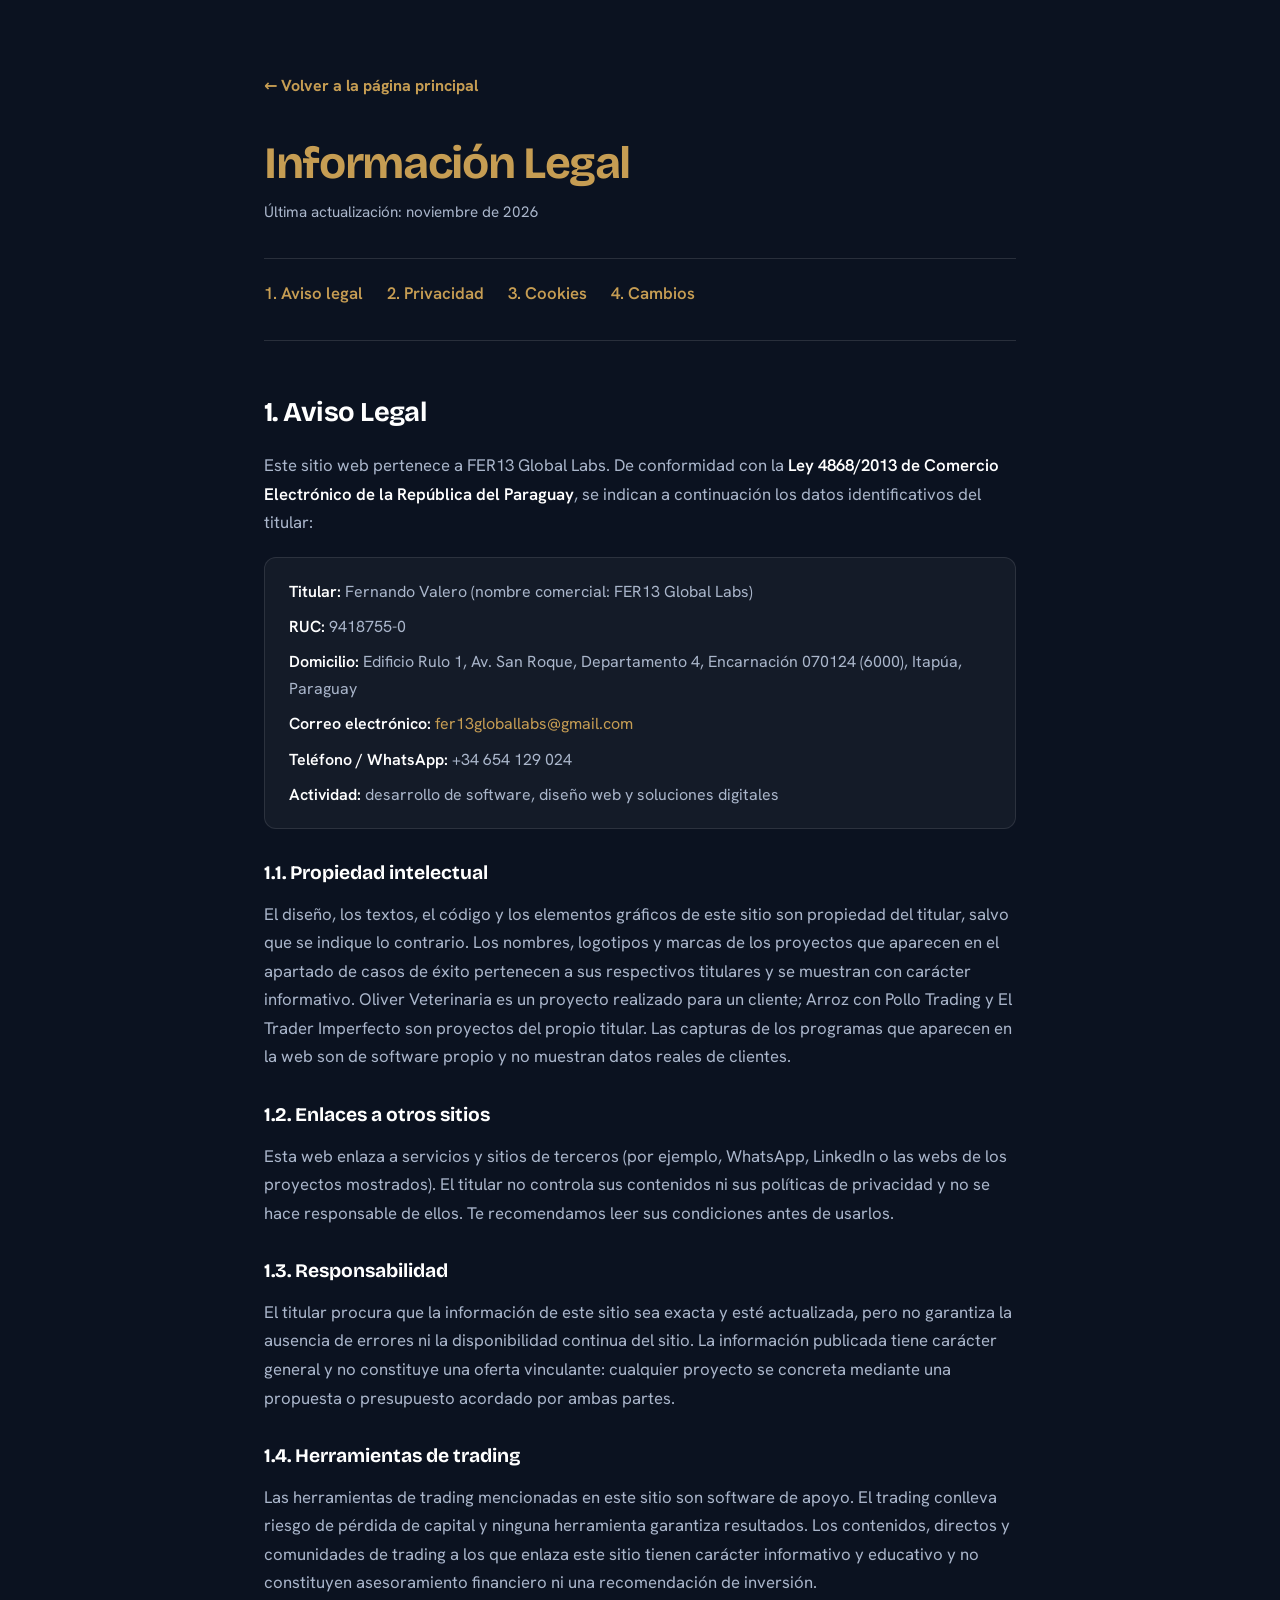
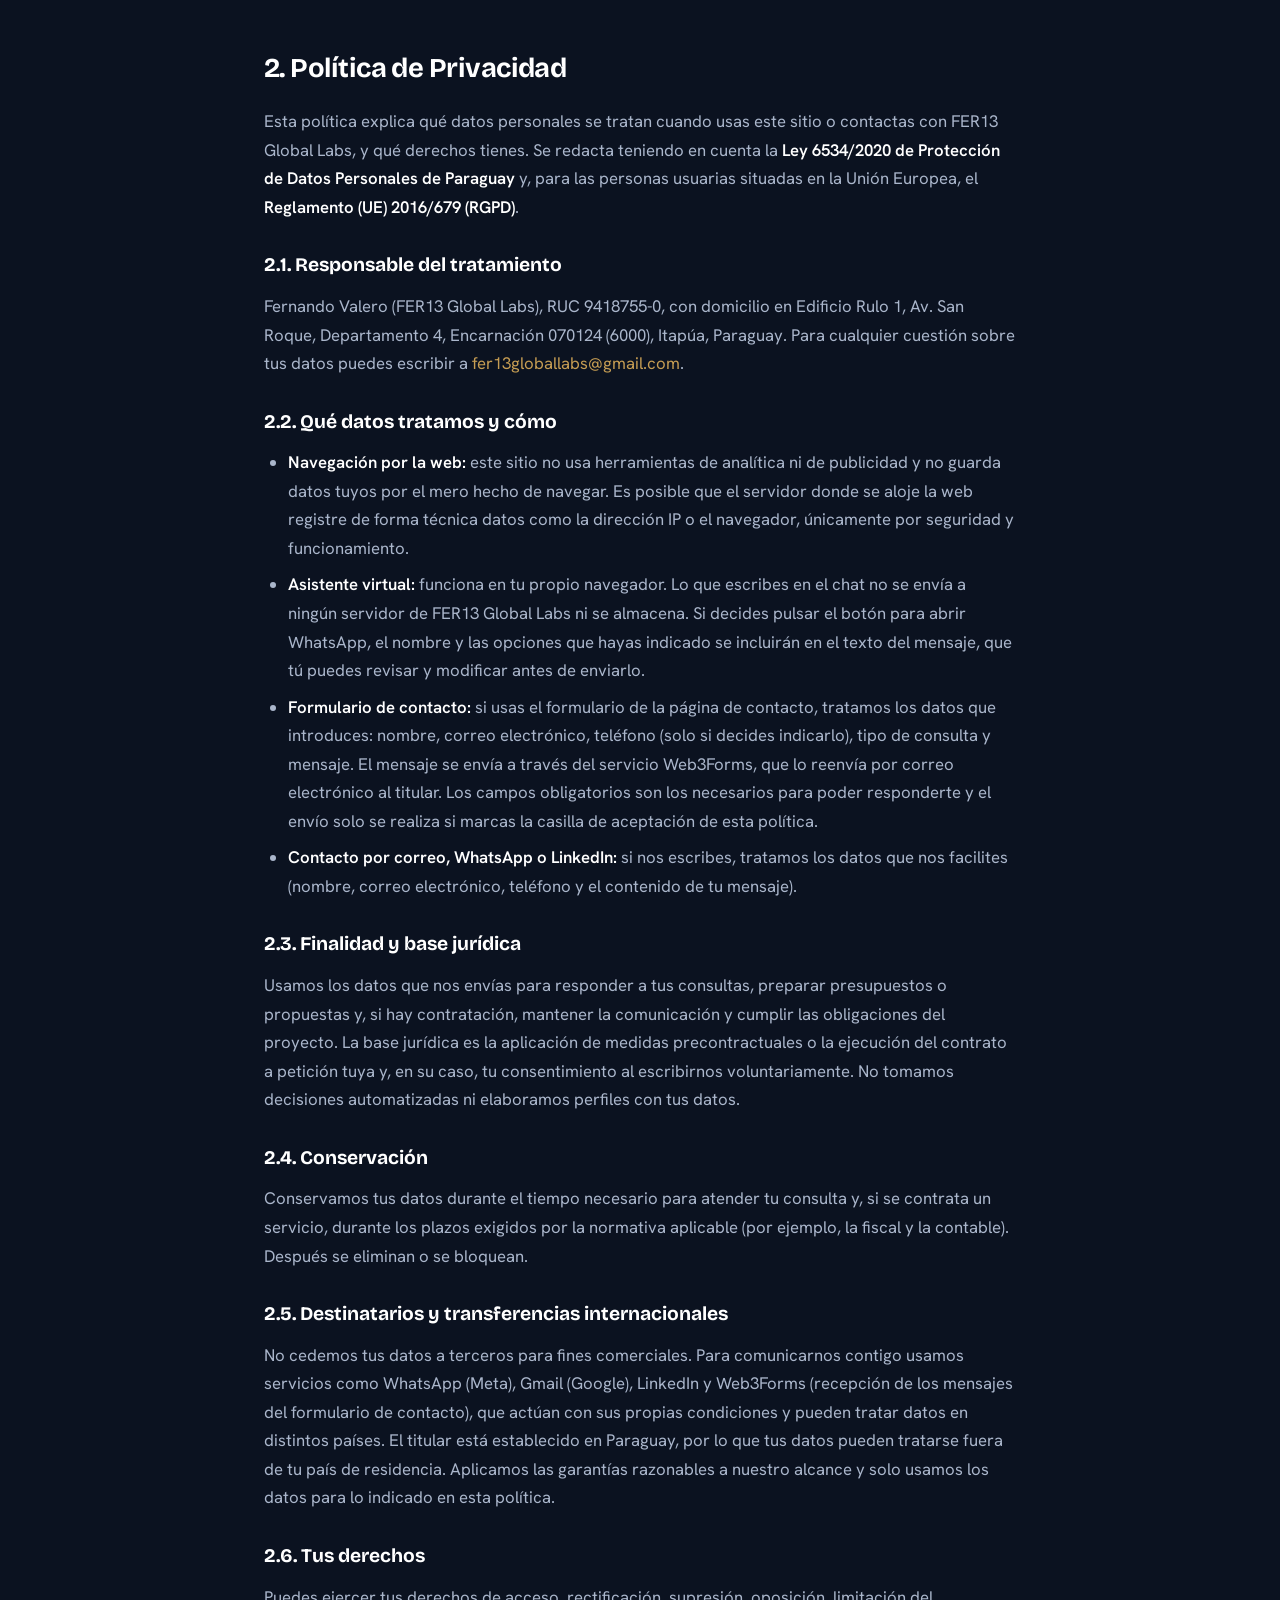
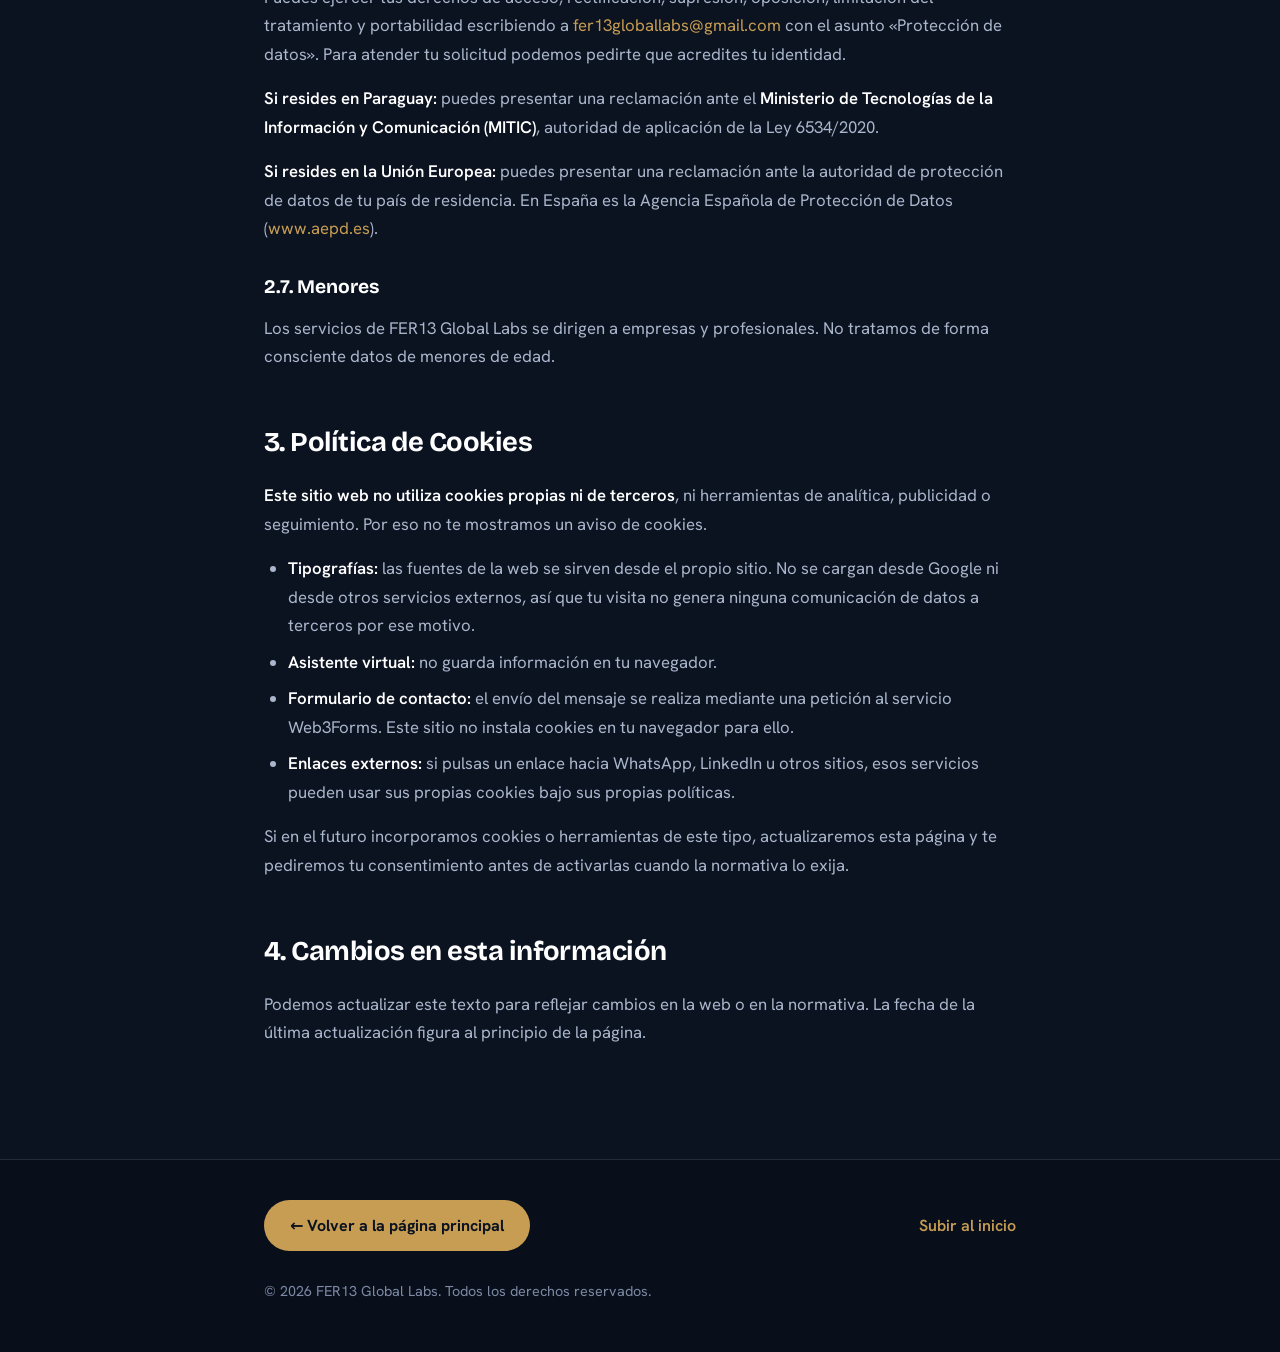
<file: legal.html>
﻿<!DOCTYPE html>
<html lang="es">
<head>
    <meta charset="UTF-8">
    <meta name="viewport" content="width=device-width, initial-scale=1.0">
    <title>Información Legal | FER13 Global Labs</title>
    <style>
        @font-face{font-family:"Bricolage Grotesque";src:url("fonts/bricolage-grotesque-latin-wght-normal.woff2") format("woff2");font-weight:200 800;font-style:normal;font-display:swap}
        @font-face{font-family:"Hanken Grotesk";src:url("fonts/hanken-grotesk-latin-wght-normal.woff2") format("woff2");font-weight:100 900;font-style:normal;font-display:swap}
        :root { --ink:#0b1220; --gold:#c69d53; --paper:#ffffff; --mute:#aab6cb; --head:"Bricolage Grotesque","Segoe UI",system-ui,sans-serif; --body:"Hanken Grotesk","Segoe UI",system-ui,sans-serif; }
        * { margin:0; padding:0; box-sizing:border-box; }
        html { scroll-behavior:smooth; }
        body { font-family:var(--body); background:var(--ink); color:var(--paper); line-height:1.7; -webkit-font-smoothing:antialiased; }
        .container { max-width:800px; margin:0 auto; padding:72px 24px 96px; }
        .btn-back { display:inline-flex; align-items:center; gap:8px; margin-bottom:40px; color:var(--gold); font-weight:700; text-decoration:none; }
        .btn-back:hover { color:#fff; }
        h1 { font-family:var(--head); font-size:clamp(2rem,5vw,2.8rem); line-height:1.1; letter-spacing:-.03em; color:var(--gold); margin-bottom:12px; }
        .updated { margin-bottom:32px; font-size:.95rem; }
        .index { list-style:none; display:flex; flex-wrap:wrap; gap:10px 24px; padding:20px 0 24px; margin-bottom:8px; border-top:1px solid rgba(255,255,255,.12); border-bottom:1px solid rgba(255,255,255,.12); }
        .index a { font-weight:600; }
        h2 { font-family:var(--head); font-size:1.7rem; letter-spacing:-.02em; color:var(--paper); margin:48px 0 16px; scroll-margin-top:24px; }
        h3 { font-family:var(--head); font-size:1.2rem; color:var(--paper); margin:28px 0 10px; }
        p, ul { color:var(--mute); margin-bottom:16px; font-size:1.05rem; }
        ul { padding-left:24px; }
        li { margin-bottom:8px; }
        strong { color:var(--paper); font-weight:600; }
        a { color:var(--gold); text-decoration:none; }
        a:hover { text-decoration:underline; text-underline-offset:3px; }
        a:focus-visible { outline:3px solid var(--gold); outline-offset:3px; border-radius:4px; }
        .data-card { background:rgba(255,255,255,.04); border:1px solid rgba(255,255,255,.1); border-radius:12px; padding:20px 24px; margin:20px 0 24px; }
        .data-card p { margin:0 0 8px; font-size:1rem; }
        .data-card p:last-child { margin-bottom:0; }
        .site-foot { border-top:1px solid rgba(255,255,255,.12); background:#080e1a; }
        .foot-inner { max-width:800px; margin:0 auto; padding:40px 24px 48px; display:flex; flex-wrap:wrap; align-items:center; justify-content:space-between; gap:20px 24px; }
        .foot-btn { display:inline-flex; align-items:center; padding:12px 26px; border-radius:999px; background:var(--gold); color:var(--ink); font-weight:700; transition:background .2s; }
        .foot-btn:hover { background:#d8b373; text-decoration:none; }
        .foot-up { font-weight:600; }
        .foot-inner p { flex-basis:100%; margin:8px 0 0; font-size:.9rem; color:#7d8aa5; }
    </style>
</head>
<body id="top">
    <div class="container">
        <a href="index.html" class="btn-back">&larr; Volver a la página principal</a>
        <h1>Información Legal</h1>
        <p class="updated">Última actualización: noviembre de 2026</p>

        <ul class="index">
            <li><a href="#aviso">1. Aviso legal</a></li>
            <li><a href="#privacidad">2. Privacidad</a></li>
            <li><a href="#cookies">3. Cookies</a></li>
            <li><a href="#cambios">4. Cambios</a></li>
        </ul>

        <h2 id="aviso">1. Aviso Legal</h2>
        <p>Este sitio web pertenece a FER13 Global Labs. De conformidad con la <strong>Ley 4868/2013 de Comercio Electrónico de la República del Paraguay</strong>, se indican a continuación los datos identificativos del titular:</p>

        <div class="data-card">
            <p><strong>Titular:</strong> Fernando Valero (nombre comercial: FER13 Global Labs)</p>
            <p><strong>RUC:</strong> 9418755-0</p>
            <p><strong>Domicilio:</strong> Edificio Rulo 1, Av. San Roque, Departamento 4, Encarnación 070124 (6000), Itapúa, Paraguay</p>
            <p><strong>Correo electrónico:</strong> <a href="mailto:fer13globallabs@gmail.com">fer13globallabs@gmail.com</a></p>
            <p><strong>Teléfono / WhatsApp:</strong> +34 654 129 024</p>
            <p><strong>Actividad:</strong> desarrollo de software, diseño web y soluciones digitales</p>
        </div>

        <h3>1.1. Propiedad intelectual</h3>
        <p>El diseño, los textos, el código y los elementos gráficos de este sitio son propiedad del titular, salvo que se indique lo contrario. Los nombres, logotipos y marcas de los proyectos que aparecen en el apartado de casos de éxito pertenecen a sus respectivos titulares y se muestran con carácter informativo. Oliver Veterinaria es un proyecto realizado para un cliente; Arroz con Pollo Trading y El Trader Imperfecto son proyectos del propio titular. Las capturas de los programas que aparecen en la web son de software propio y no muestran datos reales de clientes.</p>

        <h3>1.2. Enlaces a otros sitios</h3>
        <p>Esta web enlaza a servicios y sitios de terceros (por ejemplo, WhatsApp, LinkedIn o las webs de los proyectos mostrados). El titular no controla sus contenidos ni sus políticas de privacidad y no se hace responsable de ellos. Te recomendamos leer sus condiciones antes de usarlos.</p>

        <h3>1.3. Responsabilidad</h3>
        <p>El titular procura que la información de este sitio sea exacta y esté actualizada, pero no garantiza la ausencia de errores ni la disponibilidad continua del sitio. La información publicada tiene carácter general y no constituye una oferta vinculante: cualquier proyecto se concreta mediante una propuesta o presupuesto acordado por ambas partes.</p>

        <h3>1.4. Herramientas de trading</h3>
        <p>Las herramientas de trading mencionadas en este sitio son software de apoyo. El trading conlleva riesgo de pérdida de capital y ninguna herramienta garantiza resultados. Los contenidos, directos y comunidades de trading a los que enlaza este sitio tienen carácter informativo y educativo y no constituyen asesoramiento financiero ni una recomendación de inversión.</p>

        <h2 id="privacidad">2. Política de Privacidad</h2>
        <p>Esta política explica qué datos personales se tratan cuando usas este sitio o contactas con FER13 Global Labs, y qué derechos tienes. Se redacta teniendo en cuenta la <strong>Ley 6534/2020 de Protección de Datos Personales de Paraguay</strong> y, para las personas usuarias situadas en la Unión Europea, el <strong>Reglamento (UE) 2016/679 (RGPD)</strong>.</p>

        <h3>2.1. Responsable del tratamiento</h3>
        <p>Fernando Valero (FER13 Global Labs), RUC 9418755-0, con domicilio en Edificio Rulo 1, Av. San Roque, Departamento 4, Encarnación 070124 (6000), Itapúa, Paraguay. Para cualquier cuestión sobre tus datos puedes escribir a <a href="mailto:fer13globallabs@gmail.com">fer13globallabs@gmail.com</a>.</p>

        <h3>2.2. Qué datos tratamos y cómo</h3>
        <ul>
            <li><strong>Navegación por la web:</strong> este sitio no usa herramientas de analítica ni de publicidad y no guarda datos tuyos por el mero hecho de navegar. Es posible que el servidor donde se aloje la web registre de forma técnica datos como la dirección IP o el navegador, únicamente por seguridad y funcionamiento.</li>
            <li><strong>Asistente virtual:</strong> funciona en tu propio navegador. Lo que escribes en el chat no se envía a ningún servidor de FER13 Global Labs ni se almacena. Si decides pulsar el botón para abrir WhatsApp, el nombre y las opciones que hayas indicado se incluirán en el texto del mensaje, que tú puedes revisar y modificar antes de enviarlo.</li>
            <li><strong>Formulario de contacto:</strong> si usas el formulario de la página de contacto, tratamos los datos que introduces: nombre, correo electrónico, teléfono (solo si decides indicarlo), tipo de consulta y mensaje. El mensaje se envía a través del servicio Web3Forms, que lo reenvía por correo electrónico al titular. Los campos obligatorios son los necesarios para poder responderte y el envío solo se realiza si marcas la casilla de aceptación de esta política.</li>
            <li><strong>Contacto por correo, WhatsApp o LinkedIn:</strong> si nos escribes, tratamos los datos que nos facilites (nombre, correo electrónico, teléfono y el contenido de tu mensaje).</li>
        </ul>

        <h3>2.3. Finalidad y base jurídica</h3>
        <p>Usamos los datos que nos envías para responder a tus consultas, preparar presupuestos o propuestas y, si hay contratación, mantener la comunicación y cumplir las obligaciones del proyecto. La base jurídica es la aplicación de medidas precontractuales o la ejecución del contrato a petición tuya y, en su caso, tu consentimiento al escribirnos voluntariamente. No tomamos decisiones automatizadas ni elaboramos perfiles con tus datos.</p>

        <h3>2.4. Conservación</h3>
        <p>Conservamos tus datos durante el tiempo necesario para atender tu consulta y, si se contrata un servicio, durante los plazos exigidos por la normativa aplicable (por ejemplo, la fiscal y la contable). Después se eliminan o se bloquean.</p>

        <h3>2.5. Destinatarios y transferencias internacionales</h3>
        <p>No cedemos tus datos a terceros para fines comerciales. Para comunicarnos contigo usamos servicios como WhatsApp (Meta), Gmail (Google), LinkedIn y Web3Forms (recepción de los mensajes del formulario de contacto), que actúan con sus propias condiciones y pueden tratar datos en distintos países. El titular está establecido en Paraguay, por lo que tus datos pueden tratarse fuera de tu país de residencia. Aplicamos las garantías razonables a nuestro alcance y solo usamos los datos para lo indicado en esta política.</p>

        <h3>2.6. Tus derechos</h3>
        <p>Puedes ejercer tus derechos de acceso, rectificación, supresión, oposición, limitación del tratamiento y portabilidad escribiendo a <a href="mailto:fer13globallabs@gmail.com">fer13globallabs@gmail.com</a> con el asunto «Protección de datos». Para atender tu solicitud podemos pedirte que acredites tu identidad.</p>
        <p><strong>Si resides en Paraguay:</strong> puedes presentar una reclamación ante el <strong>Ministerio de Tecnologías de la Información y Comunicación (MITIC)</strong>, autoridad de aplicación de la Ley 6534/2020.</p>
        <p><strong>Si resides en la Unión Europea:</strong> puedes presentar una reclamación ante la autoridad de protección de datos de tu país de residencia. En España es la Agencia Española de Protección de Datos (<a href="https://www.aepd.es" target="_blank" rel="noopener">www.aepd.es</a>).</p>

        <h3>2.7. Menores</h3>
        <p>Los servicios de FER13 Global Labs se dirigen a empresas y profesionales. No tratamos de forma consciente datos de menores de edad.</p>

        <h2 id="cookies">3. Política de Cookies</h2>
        <p><strong>Este sitio web no utiliza cookies propias ni de terceros</strong>, ni herramientas de analítica, publicidad o seguimiento. Por eso no te mostramos un aviso de cookies.</p>
        <ul>
            <li><strong>Tipografías:</strong> las fuentes de la web se sirven desde el propio sitio. No se cargan desde Google ni desde otros servicios externos, así que tu visita no genera ninguna comunicación de datos a terceros por ese motivo.</li>
            <li><strong>Asistente virtual:</strong> no guarda información en tu navegador.</li>
            <li><strong>Formulario de contacto:</strong> el envío del mensaje se realiza mediante una petición al servicio Web3Forms. Este sitio no instala cookies en tu navegador para ello.</li>
            <li><strong>Enlaces externos:</strong> si pulsas un enlace hacia WhatsApp, LinkedIn u otros sitios, esos servicios pueden usar sus propias cookies bajo sus propias políticas.</li>
        </ul>
        <p>Si en el futuro incorporamos cookies o herramientas de este tipo, actualizaremos esta página y te pediremos tu consentimiento antes de activarlas cuando la normativa lo exija.</p>

        <h2 id="cambios">4. Cambios en esta información</h2>
        <p>Podemos actualizar este texto para reflejar cambios en la web o en la normativa. La fecha de la última actualización figura al principio de la página.</p>

    </div>

    <footer class="site-foot">
        <div class="foot-inner">
            <a href="index.html" class="foot-btn">&larr; Volver a la página principal</a>
            <a href="#top" class="foot-up">Subir al inicio</a>
            <p>&copy; 2026 FER13 Global Labs. Todos los derechos reservados.</p>
        </div>
    </footer>
</body>
</html>
</file>
